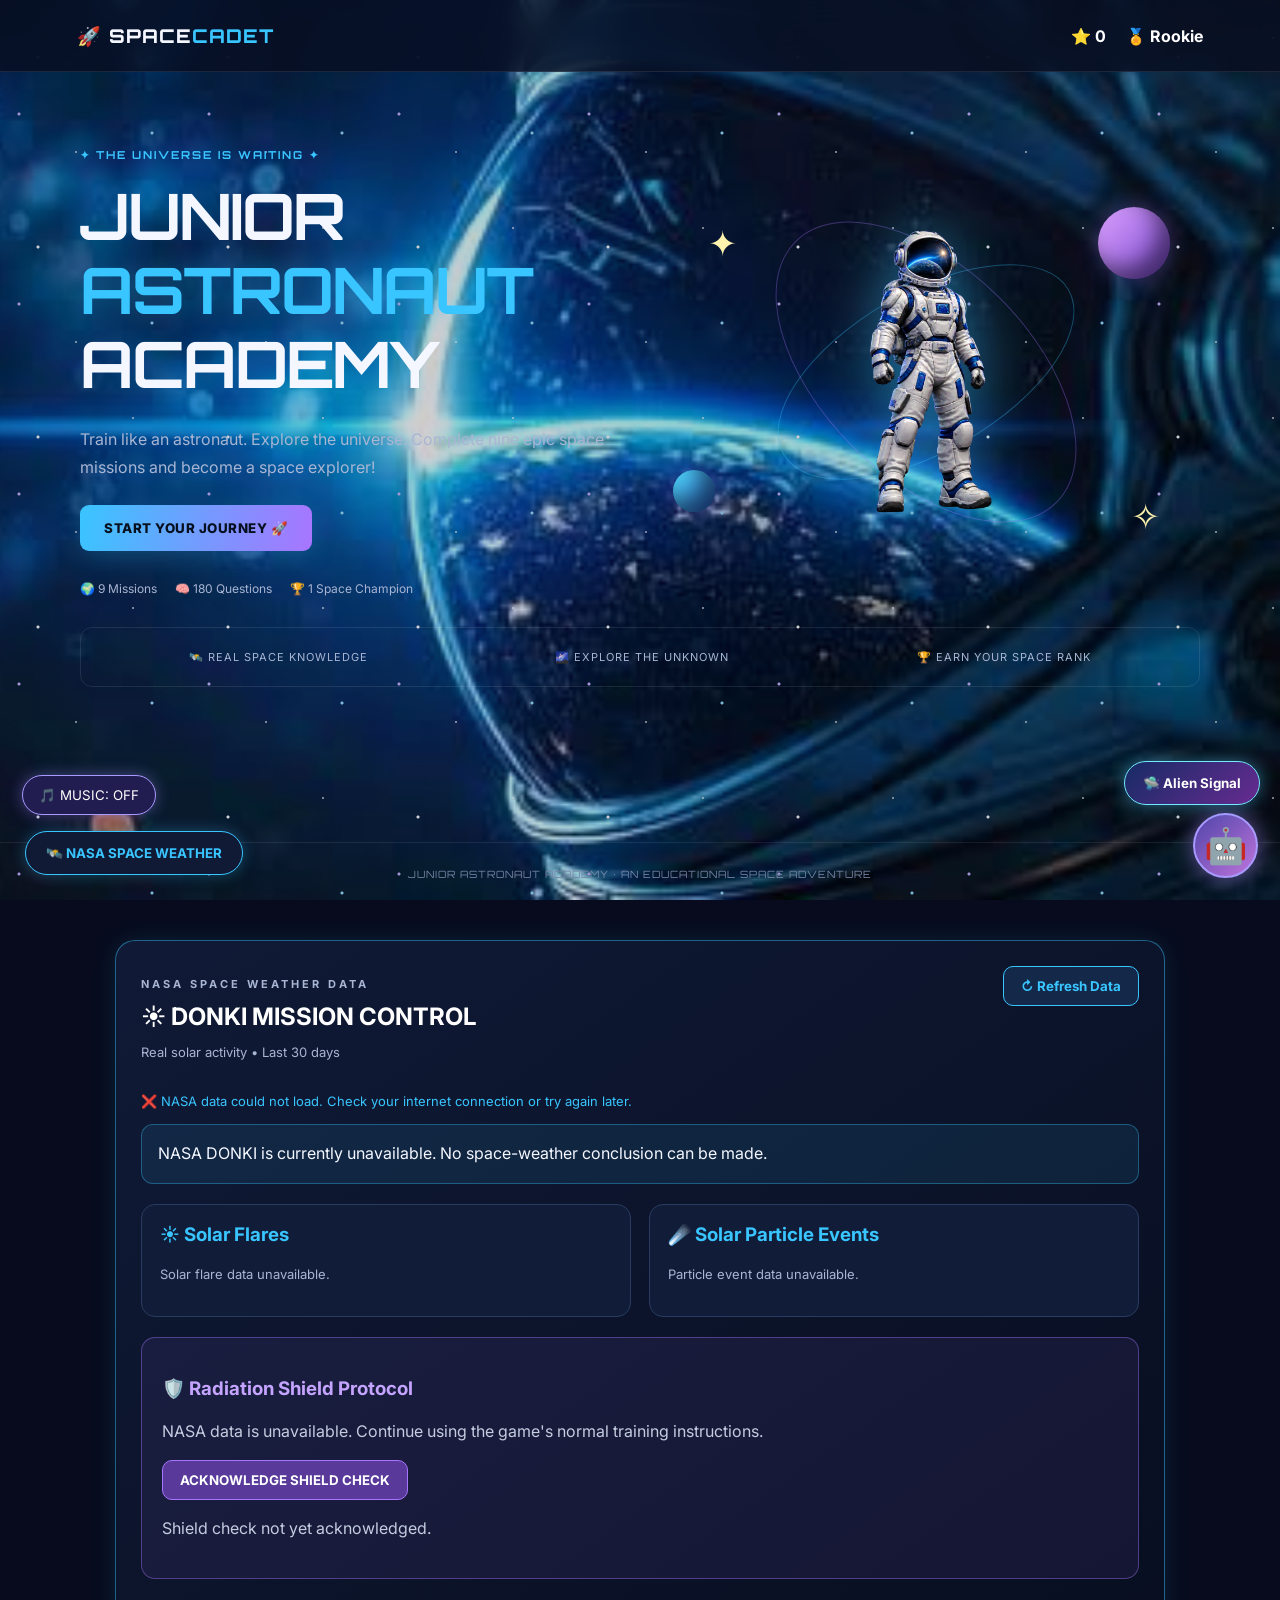
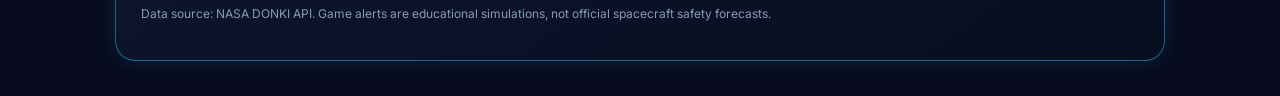
<file: index.html>
<!DOCTYPE html>
<html lang="en">

<head>
    <meta charset="UTF-8">
    <meta name="viewport" content="width=device-width, initial-scale=1.0">
    <title>Junior Astronaut Mission Trainer</title>
    <link rel="stylesheet" href="style.css">
    <link rel="preconnect" href="https://fonts.googleapis.com">
    <link
        href="https://fonts.googleapis.com/css2?family=Orbitron:wght@400;500;600;700;800&family=Inter:wght@400;500;600;700&display=swap"
        rel="stylesheet">
</head>

<body>
    <!-- ASTROQUEST BACKGROUND MUSIC -->
    <audio id="backgroundMusic" loop preload="auto">
        <source src="assets/astroquest-music.mp3" type="audio/mpeg">
    </audio>
    </button>
    <div class="stars"></div>
    <header class="topbar">
        <div class="brand">🚀 SPACE<span>CADET</span></div>
        <div class="top-stats">
            <span>⭐ <b id="headerStars">0</b></span>
            <span>🏅 <b id="headerRank">Rookie</b></span>
        </div>
    </header>

    <main>

        <!-- ===== OPENING STORY PAGE ===== -->
        <section id="openingStory" class="page">
            <div class="opening-story-content">

                <p class="opening-label">✦ A GALAXY AWAITS YOU ✦</p>

                <div class="opening-astronaut">
                    <div style="font-size:110px;">🧑‍🚀</div>
                </div>

                <h1>THE CALL OF THE GALAXY</h1>

                <p class="opening-year">YEAR 2150 • EARTH SPACE STATION</p>

                <div class="opening-story-text">
                    <p>🌍 Earth has received a mysterious signal from an unknown galaxy.</p>

                    <p>🛰️ You have been selected as a Junior Astronaut to investigate it.</p>

                    <p>🌌 Explore mysterious planets, solve challenges and discover the secrets of the universe.</p>

                    <h3>Your journey begins now, Astronaut!</h3>
                </div>

                <button id="openingNextButton">
                    NEXT ➜
                </button>

            </div>
        </section>
        <!-- ===== END OPENING STORY PAGE ===== -->

        <!-- PAGE 1: WELCOME -->
        <section id="homePage" class="page active">
            <div class="hero">
                <div class="hero-copy">
                    <div class="eyebrow">✦ THE UNIVERSE IS WAITING ✦</div>
                    <h1>JUNIOR<br><span>ASTRONAUT</span><br>ACADEMY</h1>
                    <p>Train like an astronaut. Explore the universe. Complete nine epic space missions and become a
                        space explorer!</p>
                    <button class="primary-btn" onclick="showPage('missionsPage')">START YOUR JOURNEY 🚀</button>
                    <div class="hero-facts">
                        <span>🌍 9 Missions</span>
                        <span>🧠 180 Questions</span>
                        <span>🏆 1 Space Champion</span>
                    </div>
                </div>
                <div class="hero-art">
                    <div class="orbit orbit-one"></div>
                    <div class="orbit orbit-two"></div>
                    <div class="planet planet-one"></div>
                    <div class="planet planet-two"></div>
                    <img src="assets/astronaut.png" alt="ASTROQUEST astronaut" class="astronaut" />
                    <div class="floating-star">✦</div>
                    <div class="floating-star star-two">✧</div>
                </div>
            </div>
            <div class="home-bottom">
                <div>🛰️ REAL SPACE KNOWLEDGE</div>
                <div>🌌 EXPLORE THE UNKNOWN</div>
                <div>🏆 EARN YOUR SPACE RANK</div>
            </div>
        </section>

        <!-- PAGE 2: MISSIONS -->
        <section id="missionsPage" class="page">

            <div id="astroResourcePanel" class="astro-resource-panel">
                <h3>🚀 MISSION RESOURCES</h3>

                <div class="resource-item">
                    <div class="resource-heading">
                        <span>🫁 Life Support</span>
                        <span id="oxygenValue">100%</span>
                    </div>
                    <div class="resource-track">
                        <div id="oxygenBar" class="resource-fill oxygen-fill"></div>
                    </div>
                </div>

                <div class="resource-item">
                    <div class="resource-heading">
                        <span>⚡ Power</span>
                        <span id="powerValue">100%</span>
                    </div>
                    <div class="resource-track">
                        <div id="powerBar" class="resource-fill power-fill"></div>
                    </div>
                </div>

                <div class="resource-item">
                    <div class="resource-heading">
                        <span>🛡️ Radiation Shielding</span>
                        <span id="shieldValue">100%</span>
                    </div>
                    <div class="resource-track">
                        <div id="shieldBar" class="resource-fill shield-fill"></div>
                    </div>
                </div>

                <p id="resourceWarning">All systems operating normally.</p>
            </div>


            <button class="secondary-btn" onclick="openAlienExplorer()">
                👽 EXPLORE ALIEN PLANET
            </button>


            <div class="section-heading">
                <div class="eyebrow">YOUR SPACE ADVENTURE</div>
                <h2>MISSION <span>CONTROL</span></h2>
                <p>Complete a mission with at least 16 correct answers to unlock the next one.</p>
            </div>

            <div class="overall-progress">
                <div class="progress-label">
                    <span>ACADEMY PROGRESS</span>
                    <b id="academyPercent">0%</b>
                </div>
                <div class="progress-track">
                    <div id="academyBar" class="progress-fill"></div>
                </div>
                <p id="academyText">0 of 9 missions completed</p>
            </div>

            <div id="missionGrid" class="mission-grid"></div>

            <button class="secondary-btn" onclick="showPage('reportPage')">
                VIEW PROGRESS REPORT →
            </button>
            <button class="secondary-btn" onclick="showPage('racingPage')">
                🏁 PLAY ROCKET RACING
            </button>
        </section>

        <!-- ===== ROCKET RACING ENTRY BUTTON ===== -->


        <!-- ===== ROCKET RACING GAME ===== -->
        <section id="racingPage" class="page">

            <div class="section-heading">
                <div class="eyebrow">GALAXY SPEED CHALLENGE</div>
                <h2>ROCKET <span>RACING</span></h2>
                <p>Dodge asteroids, collect energy crystals and reach the finish line!</p>
            </div>

            <div id="racing-game">

                <div id="racing-hud">
                    <div>❤️ Lives: <span id="race-lives">3</span></div>
                    <div>💎 Score: <span id="race-score">0</span></div>
                    <div>⏱️ Time: <span id="race-time">0</span>s</div>
                </div>

                <!-- ===== ROCKET GARAGE ===== -->
                <div id="rocket-garage">
                    <h3>🚀 CHOOSE YOUR ROCKET</h3>
                    <p>Select your spacecraft before the race!</p>

                    <div class="rocket-options">

                        <button class="rocket-choice selected" data-rocket="🚀" data-speed="5">
                            🚀 <span>Explorer</span>
                            <small>Balanced speed</small>
                        </button>

                        <button class="rocket-choice" data-rocket="🛸" data-speed="7">
                            🛸 <span>UFO</span>
                            <small>Fast speed</small>
                        </button>

                        <button class="rocket-choice" data-rocket="🛰️" data-speed="4">
                            🛰️ <span>Satellite</span>
                            <small>Steady control</small>
                        </button>

                        <button class="rocket-choice" data-rocket="🌌" data-speed="9">
                            🌌 <span>Galaxy</span>
                            <small>Turbo speed</small>
                        </button>

                    </div>
                </div>
                <!-- ===== END ROCKET GARAGE ===== -->

                <div id="race-arena">
                    <div id="race-player">🚀</div>
                    <div id="race-message">
                        READY, ASTRONAUT?
                        <p>Start your engine!</p>
                        <button id="race-start">START RACE 🚀</button>
                    </div>
                </div>

                <div class="race-controls">
                    <button id="race-left">⬅️ LEFT</button>
                    <button id="race-right">RIGHT ➡️</button>
                </div>

                <p id="race-instructions">
                    Use ← and → arrow keys or the buttons to dodge asteroids!
                    Collect 💎 crystals for bonus points.
                </p>

                <button class="secondary-btn" onclick="showPage('missionsPage')">
                    ← BACK TO MISSIONS
                </button>

            </div>
        </section>
        <!-- ===== END ROCKET RACING ===== -->

        <!-- PAGE 3: QUIZ -->
        <section id="quizPage" class="page">

            <div id="mission-control">
                <h3>🛰️ MISSION CONTROL</h3>

                <div class="control-grid">
                    <div class="control-item">
                        <span>🚀 Spaceship</span>
                        <strong>READY</strong>
                    </div>

                    <div class="control-item">
                        <span>🫧 Oxygen</span>
                        <strong>100%</strong>
                    </div>

                    <div class="control-item">
                        <span>⛽ Fuel</span>
                        <strong>100%</strong>
                    </div>

                    <div class="control-item">
                        <span>🌍 Mission</span>
                        <strong id="control-mission">01</strong>
                    </div>
                </div>

                <!-- ASTROQUEST RESOURCE METERS -->
                <div class="astro-resource-panel">
                    <h4>🚀 ASTRONAUT RESOURCES</h4>

                    <div class="resource-item">
                        <div class="resource-heading">
                            <span>🫁 Life Support</span>
                            <span id="quizOxygenValue">100%</span>
                        </div>
                        <div class="resource-track">
                            <div id="quizOxygenBar" class="resource-fill oxygen-fill"></div>
                        </div>
                    </div>

                    <div class="resource-item">
                        <div class="resource-heading">
                            <span>⚡ Power</span>
                            <span id="quizPowerValue">100%</span>
                        </div>
                        <div class="resource-track">
                            <div id="quizPowerBar" class="resource-fill power-fill"></div>
                        </div>
                    </div>

                    <div class="resource-item">
                        <div class="resource-heading">
                            <span>🛡️ Radiation Shielding</span>
                            <span id="quizShieldValue">100%</span>
                        </div>
                        <div class="resource-track">
                            <div id="quizShieldBar" class="resource-fill shield-fill"></div>
                        </div>
                    </div>

                    <p id="quizResourceWarning">All systems operating normally.</p>
                </div>

                <p>MISSION PROGRESS</p>
                <div class="control-progress">
                    <div id="control-progress-fill"></div>
                </div>
            </div>

            <div class="quiz-top">
                <button class="back-btn" onclick="showPage('missionsPage')">← Missions</button>
                <span id="quizMissionName">Mission</span>
                <span>⭐ <b id="quizScore">0</b></span>
            </div>
            <div class="quiz-progress-info">
                <span id="questionNumber">QUESTION 1 / 20</span>
                <span id="questionPercent">5%</span>
            </div>
            <div class="progress-track">
                <div id="questionBar" class="progress-fill"></div>
            </div>
            <div class="quiz-card">
                <div class="quiz-icon">🪐</div>
                <div class="eyebrow">ASTRONAUT KNOWLEDGE TEST</div>
                <h2 id="questionText">Question appears here</h2>
                <div id="answerOptions" class="answer-options"></div>
                <div id="feedback" class="feedback" aria-live="polite"></div>
                <button id="nextBtn" class="primary-btn next-btn" disabled onclick="nextQuestion()">NEXT QUESTION
                    →</button>
            </div>
            <p class="quiz-note">💡 Read carefully. Every correct answer earns 5 points.</p>

        </section>

        <!-- PAGE 4: SIMULATION -->
        <section id="simulationPage" class="page">
            <div class="section-heading">
                <div class="eyebrow">FLIGHT OPERATIONS</div>
                <h2>MISSION <span>SIMULATOR</span></h2>
                <p>Explore the universe and learn how astronauts complete their missions.</p>
            </div>
            <div class="simulation-scene">
                <div class="sim-planet">🪐</div>
                <div class="sim-rocket">🚀</div>
                <div class="sim-stars">✦　 ·　 ✧　 ·　 ✦</div>
            </div>
            <div class="simulation-card">
                <h3 id="simTitle">Space Explorer</h3>
                <p id="simDescription">Welcome to your space simulation.</p>
                <div class="sim-objectives" id="simObjectives"></div>

                <button class="secondary-btn" onclick="activateSimulationEquipment()">
                    ⚡ ACTIVATE MISSION EQUIPMENT
                </button>
                <p id="equipmentMessage" class="small-note">
                    Mission equipment is currently inactive.
                </p>

                <button class="primary-btn" onclick="completeSimulation()">COMPLETE SIMULATION ✓</button>
                <p class="small-note">Educational mini-briefing. Simulation completion is separate from your quiz score.
                </p>
            </div>
            <button class="secondary-btn" onclick="showPage('missionsPage')">BACK TO MISSIONS</button>
        </section>

        <!-- PAGE 5: RESULTS -->
        <section id="resultsPage" class="page">
            <div class="results-card">
                <div class="trophy">🏆</div>
                <div class="eyebrow">MISSION DEBRIEFING</div>
                <h2 id="resultTitle">MISSION COMPLETE!</h2>
                <p id="resultSubtitle">Your results are ready.</p>
                <div class="result-score">
                    <strong id="resultCorrect">0</strong>
                    <span>/ 20 CORRECT</span>
                </div>
                <div class="result-stats">
                    <div><strong id="resultAccuracy">0%</strong><span>Accuracy</span></div>
                    <div><strong id="resultPoints">0</strong><span>Points</span></div>
                    <div><strong id="resultStars">0</strong><span>Stars</span></div>
                </div>
                <div id="resultMessage" class="result-message"></div>
                <div class="result-actions">
                    <button id="retryBtn" class="secondary-btn" onclick="startMission(currentMission)">RETRY
                        MISSION</button>
                    <button id="continueBtn" class="primary-btn" onclick="showPage('missionsPage')">CONTINUE →</button>
                </div>
            </div>
        </section>

        <!-- PAGE 6: REPORT -->
        <section id="reportPage" class="page">
            <div class="section-heading">
                <div class="eyebrow">YOUR ASTRONAUT RECORD</div>
                <h2>PROGRESS <span>REPORT</span></h2>
                <p>Your journey, achievements and performance in one place.</p>
            </div>
            <div class="report-rank">
                <div class="rank-icon">🧑‍🚀</div>
                <div><span>YOUR CURRENT RANK</span>
                    <h2 id="reportRank">Rookie Astronaut</h2>
                </div>
            </div>
            <div class="report-stats">
                <div class="stat-card"><strong id="reportCompleted">0/9</strong><span>Missions passed</span></div>
                <div class="stat-card"><strong id="reportQuestions">0</strong><span>Questions answered</span></div>
                <div class="stat-card"><strong id="reportAccuracy">0%</strong><span>Overall accuracy</span></div>
                <div class="stat-card"><strong id="reportPoints">0</strong><span>Total points</span></div>
            </div>
            <h3 class="report-subtitle">MISSION PERFORMANCE</h3>
            <div id="reportMissionList" class="report-list"></div>
            <div class="report-actions">
                <button class="secondary-btn" onclick="showPage('missionsPage')">← MISSIONS</button>
                <button class="danger-btn" onclick="resetProgress()">RESET ALL PROGRESS</button>
            </div>
        </section>
    </main>

    <footer>JUNIOR ASTRONAUT ACADEMY · AN EDUCATIONAL SPACE ADVENTURE</footer>


    <!-- ASTROQUEST SPACE EMERGENCY POPUP -->

    <div id="spaceEmergencyPopup" class="space-emergency-overlay">

        <div class="emergency-card">

            <div class="emergency-icon">🚨</div>

            <h2 id="emergencyTitle">SPACE EMERGENCY!</h2>

            <p id="emergencyMessage">
                An emergency has been detected!
            </p>

            <div id="emergencyResourceChanges" class="emergency-resource-changes">
            </div>

            <div id="emergencyChoices">

                <p>⚠️ Mission control has detected a system disturbance.</p>

                <button onclick="handleEmergencyChoice(0)">
                    🛡️ ACTIVATE PROTECTION
                </button>

                <button onclick="handleEmergencyChoice(1)">
                    ⚡ SAVE POWER
                </button>

            </div>

            <button onclick="closeSpaceEmergency()">
                UNDERSTOOD ✓
            </button>

        </div>

    </div>
    <script src="script.js"></script>
    <!-- NASA DONKI SPACE WEATHER PANEL -->
    <section id="nasaDonkiPanel" class="donki-panel">

        <div class="donki-header">
            <div>
                <p class="donki-eyebrow">NASA SPACE WEATHER DATA</p>
                <h2>☀️ DONKI MISSION CONTROL</h2>
                <p class="donki-subtitle">Real solar activity • Last 30 days</p>
            </div>

            <button id="donkiRefreshBtn" type="button">
                ↻ Refresh Data
            </button>
        </div>

        <div id="donkiLoading" class="donki-status">
            Connecting to NASA...
        </div>

        <div id="donkiAlert" class="donki-alert">
            Waiting for space-weather data...
        </div>

        <div class="donki-events-grid">

            <div class="donki-event-box">
                <h3>☀️ Solar Flares</h3>
                <div id="donkiFlareList">
                    Loading solar flare events...
                </div>
            </div>

            <div class="donki-event-box">
                <h3>☄️ Solar Particle Events</h3>
                <div id="donkiSepList">
                    Loading particle events...
                </div>
            </div>

        </div>

        <div class="donki-shield-box">
            <h3>🛡️ Radiation Shield Protocol</h3>

            <p id="donkiShieldMessage">
                Waiting for NASA space-weather information.
            </p>

            <button id="donkiShieldCheck" type="button">
                ACKNOWLEDGE SHIELD CHECK
            </button>

            <p id="donkiShieldStatus">
                Shield check not yet acknowledged.
            </p>
        </div>

        <p class="donki-footer">
            Data source: NASA DONKI API. Game alerts are educational
            simulations, not official spacecraft safety forecasts.
        </p>

    </section>

    <!-- ===================================
     ASTROQUEST NASA DONKI DASHBOARD
==================================== -->

    <button id="donkiOpenButton" class="donki-open-button">
        🛰️ NASA SPACE WEATHER
    </button>

    <section id="donkiDashboard" class="donki-dashboard">

        <div class="donki-header">
            <div>
                <p class="donki-kicker">NASA DATA CONNECTION</p>
                <h1>🌌 SPACE WEATHER CENTER</h1>
                <p>Live space weather intelligence for astronauts</p>
            </div>

            <button id="donkiCloseButton" class="donki-close">✕</button>
        </div>

        <div class="donki-status-row">
            <span id="donkiStatus">🟡 CONNECTING TO NASA...</span>
            <button id="donkiRefreshButton">↻ REFRESH DATA</button>
        </div>

        <div class="donki-stats">
            <div class="donki-stat">
                <span>☀️</span>
                <h2 id="donkiFlareCount">--</h2>
                <p>Solar Flares</p>
            </div>

            <div class="donki-stat">
                <span>🌪️</span>
                <h2 id="donkiCmeCount">--</h2>
                <p>CMEs</p>
            </div>

            <div class="donki-stat">
                <span>🌍</span>
                <h2 id="donkiStormCount">--</h2>
                <p>Geomagnetic Storms</p>
            </div>

            <div class="donki-stat">
                <span>⚡</span>
                <h2 id="donkiSepCount">--</h2>
                <p>Particle Events</p>
            </div>
        </div>

        <h2 class="donki-section-title">📡 RECENT NASA SPACE WEATHER EVENTS</h2>

        <div id="donkiEvents" class="donki-events">
            <p>Connecting to NASA data...</p>
        </div>

        <h2 class="donki-section-title">🚨 NASA NOTIFICATIONS</h2>

        <div id="donkiNotifications" class="donki-events">
            <p>Loading notifications...</p>
        </div>

        <p class="donki-footer">
            Data source: NASA Community Coordinated Modeling Center (DONKI).
            Space weather information is preliminary research data, not an operational safety warning.
        </p>

    </section>

</body>

</html>
</file>
<file: style.css>
:root {
    --bg: #070b1d;
    --panel: #111a35;
    --panel-light: #172443;
    --blue: #39c5ff;
    --purple: #a875ff;
    --text: #f4f7ff;
    --muted: #a8b5d3;
    --green: #39e6a0;
    --red: #ff6d83;
}

* {
    box-sizing: border-box;
}

body {
    margin: 0;
    min-height: 100vh;
    background:
        radial-gradient(ellipse at 75% 15%, #20265a 0%, transparent 35%),
        radial-gradient(ellipse at 15% 80%, #17244c 0%, transparent 40%),
        var(--bg);
    color: var(--text);
    font-family: Inter, sans-serif;
    overflow-x: hidden;
}

button {
    font-family: inherit;
    cursor: pointer;
}

.stars {
    position: fixed;
    inset: 0;
    z-index: -1;
    pointer-events: none;
    background-image:
        radial-gradient(2px 2px at 20% 30%, white 50%, transparent),
        radial-gradient(1px 1px at 70% 20%, white 50%, transparent),
        radial-gradient(2px 2px at 80% 70%, #9ddfff 50%, transparent),
        radial-gradient(1px 1px at 40% 80%, white 50%, transparent),
        radial-gradient(2px 2px at 10% 60%, #c8b5ff 50%, transparent);
    background-size: 190px 190px;
    opacity: .55;
}

.topbar {
    height: 72px;
    padding: 0 6%;
    display: flex;
    align-items: center;
    justify-content: space-between;
    border-bottom: 1px solid #ffffff17;
    background: #080d20c9;
    backdrop-filter: blur(15px);
    position: sticky;
    top: 0;
    z-index: 10;
}

.brand {
    font-family: Orbitron, sans-serif;
    font-weight: 800;
    letter-spacing: 1px;
    font-size: 19px;
}

.brand span {
    color: var(--blue);
}

.top-stats {
    display: flex;
    gap: 20px;
    color: var(--muted);
}

.top-stats b {
    color: white;
}

main {
    width: min(1120px, 90%);
    margin: auto;
    min-height: calc(100vh - 130px);
    padding: 45px 0 65px;
}

.page {
    display: none;
    animation: appear .45s ease;
}

.page.active {
    display: block;
}

@keyframes appear {
    from {
        opacity: 0;
        transform: translateY(12px);
    }

    to {
        opacity: 1;
        transform: translateY(0);
    }
}

.hero {
    min-height: 510px;
    display: grid;
    grid-template-columns: 1fr 1fr;
    align-items: center;
    gap: 25px;
}

.eyebrow {
    color: var(--blue);
    font-family: Orbitron, sans-serif;
    font-size: 11px;
    font-weight: 700;
    letter-spacing: 2px;
    margin-bottom: 17px;
}

.hero h1 {
    font-family: Orbitron, sans-serif;
    font-size: clamp(35px, 5vw, 65px);
    line-height: 1.16;
    letter-spacing: -2px;
    margin: 0;
}

.hero h1 span,
.section-heading h2 span {
    color: var(--blue);
    text-shadow: 0 0 25px #39c5ff55;
}

.hero-copy>p,
.section-heading>p {
    color: var(--muted);
    line-height: 1.8;
    max-width: 530px;
    margin: 23px 0;
}

.primary-btn,
.secondary-btn,
.danger-btn {
    border: 0;
    padding: 15px 24px;
    border-radius: 9px;
    font-weight: 800;
    letter-spacing: .5px;
    transition: .25s;
}

.primary-btn {
    color: #06101f;
    background: linear-gradient(100deg, #39c5ff, #a875ff);
    box-shadow: 0 5px 25px #39c5ff36;
}

.primary-btn:hover:not(:disabled) {
    transform: translateY(-3px);
    box-shadow: 0 8px 30px #39c5ff66;
}

.primary-btn:disabled {
    opacity: .4;
    cursor: not-allowed;
}

.secondary-btn {
    color: var(--blue);
    background: #39c5ff13;
    border: 1px solid #39c5ff55;
}

.secondary-btn:hover {
    background: #39c5ff2b;
}

.danger-btn {
    color: var(--red);
    background: #ff6d8316;
    border: 1px solid #ff6d8355;
    font-size: 12px;
}

.hero-facts {
    display: flex;
    flex-wrap: wrap;
    gap: 18px;
    color: var(--muted);
    font-size: 12px;
    margin-top: 30px;
}

.hero-art {
    position: relative;
    height: 410px;
    display: grid;
    place-items: center;
}

.astronaut {
    font-size: clamp(120px, 18vw, 205px);
    filter: drop-shadow(0 0 30px #39c5ff66);
    animation: float 4s ease-in-out infinite;
    z-index: 2;
}

@keyframes float {
    50% {
        transform: translateY(-20px) rotate(4deg);
    }
}

.orbit {
    position: absolute;
    width: 330px;
    height: 160px;
    border: 1px solid #39c5ff55;
    border-radius: 50%;
    transform: rotate(-30deg);
}

.orbit-two {
    width: 370px;
    height: 210px;
    border-color: #a875ff55;
    transform: rotate(45deg);
}

.planet {
    position: absolute;
    border-radius: 50%;
    box-shadow: inset -12px -12px 20px #0007, 0 0 25px #a875ff55;
}

.planet-one {
    background: linear-gradient(130deg, #dca2ff, #7544cc);
    height: 72px;
    width: 72px;
    top: 40px;
    right: 30px;
}

.planet-two {
    background: linear-gradient(130deg, #52dfff, #2251b8);
    height: 42px;
    width: 42px;
    bottom: 65px;
    left: 20px;
}

.floating-star {
    position: absolute;
    color: #fff4ae;
    font-size: 35px;
    top: 55px;
    left: 55px;
}

.star-two {
    top: auto;
    left: auto;
    right: 40px;
    bottom: 40px;
}

.home-bottom {
    display: flex;
    justify-content: space-around;
    flex-wrap: wrap;
    gap: 15px;
    border: 1px solid #ffffff18;
    border-radius: 12px;
    padding: 22px;
    color: var(--muted);
    font-size: 11px;
    letter-spacing: 1px;
}

.section-heading {
    text-align: center;
    margin-bottom: 35px;
}

.section-heading h2 {
    font-family: Orbitron, sans-serif;
    font-size: clamp(25px, 4vw, 39px);
    margin: 0;
}

.section-heading>p {
    margin: 12px auto;
}

.overall-progress,
.simulation-card {
    background: #111a35d9;
    border: 1px solid #ffffff19;
    border-radius: 14px;
    padding: 22px;
    margin-bottom: 30px;
}

.progress-label,
.quiz-progress-info {
    display: flex;
    justify-content: space-between;
    font-size: 12px;
    font-weight: 700;
    margin-bottom: 12px;
}

.progress-label span {
    color: var(--muted);
}

.progress-track {
    height: 8px;
    border-radius: 20px;
    overflow: hidden;
    background: #ffffff17;
}

.progress-fill {
    height: 100%;
    width: 0;
    background: linear-gradient(90deg, var(--blue), var(--purple));
    border-radius: 20px;
    transition: width .5s;
}

.overall-progress p,
.quiz-note {
    color: var(--muted);
    font-size: 12px;
}

.mission-grid {
    display: grid;
    grid-template-columns: repeat(3, 1fr);
    gap: 17px;
    margin-bottom: 30px;
}

.mission-card {
    position: relative;
    background: linear-gradient(145deg, #172443, #0d142b);
    border: 1px solid #ffffff1e;
    border-radius: 14px;
    padding: 20px;
    min-height: 215px;
    transition: .25s;
    overflow: hidden;
}

.mission-card.unlocked {
    cursor: pointer;
}

.mission-card.unlocked:hover {
    transform: translateY(-5px);
    border-color: var(--blue);
    box-shadow: 0 8px 30px #39c5ff20;
}

.mission-card.locked {
    opacity: .48;
}

.mission-card.passed {
    border-color: #39e6a066;
}

.mission-number {
    color: var(--blue);
    font: 700 11px Orbitron;
}

.mission-icon {
    font-size: 38px;
    margin: 13px 0;
}

.mission-card h3 {
    font-size: 15px;
    margin: 5px 0;
}

.mission-card p {
    color: var(--muted);
    font-size: 11px;
    line-height: 1.5;
}

.mission-status {
    font-size: 10px;
    font-weight: 800;
    color: var(--green);
}

.mission-card.locked .mission-status {
    color: #a8b5d3;
}

.card-progress {
    height: 5px;
    background: #ffffff19;
    border-radius: 10px;
    margin: 12px 0;
    overflow: hidden;
}

.card-progress div {
    height: 100%;
    background: var(--green);
}

.quiz-top {
    display: flex;
    align-items: center;
    justify-content: space-between;
    gap: 10px;
    margin-bottom: 35px;
    font-size: 13px;
    font-weight: 700;
}

.back-btn {
    color: var(--blue);
    background: none;
    border: 0;
    font-weight: 700;
}

.quiz-progress-info {
    color: var(--muted);
    margin: 15px 0;
}

.quiz-card {
    max-width: 760px;
    margin: 30px auto;
    padding: 35px;
    border-radius: 18px;
    background: linear-gradient(145deg, #172443, #0c142c);
    border: 1px solid #39c5ff35;
    box-shadow: 0 15px 55px #0005;
}

.quiz-icon {
    font-size: 40px;
    margin-bottom: 20px;
}

.quiz-card h2 {
    font-size: clamp(19px, 3vw, 27px);
    line-height: 1.5;
    margin-bottom: 25px;
}

.answer-options {
    display: grid;
    gap: 12px;
}

.answer-btn {
    text-align: left;
    padding: 15px 17px;
    border: 1px solid #ffffff27;
    background: #ffffff09;
    color: white;
    border-radius: 9px;
    font-size: 14px;
    transition: .2s;
}

.answer-btn:hover:not(:disabled) {
    border-color: var(--blue);
    background: #39c5ff14;
}

.answer-btn.correct {
    background: #39e6a022;
    border-color: var(--green);
}

.answer-btn.wrong {
    background: #ff6d8322;
    border-color: var(--red);
}

.feedback {
    min-height: 30px;
    margin: 18px 0 5px;
    font-size: 13px;
    font-weight: 600;
}

.feedback.good {
    color: var(--green);
}

.feedback.bad {
    color: var(--red);
}

.next-btn {
    width: 100%;
    margin-top: 15px;
}

.quiz-note {
    text-align: center;
}

.simulation-scene {
    position: relative;
    min-height: 260px;
    border-radius: 18px;
    border: 1px solid #39c5ff40;
    background: radial-gradient(circle at 50% 50%, #263b75, #090e25 70%);
    display: grid;
    place-items: center;
    overflow: hidden;
}

.sim-planet {
    position: absolute;
    right: 15%;
    top: 20%;
    font-size: 80px;
}

.sim-rocket {
    font-size: 95px;
    animation: float 3s infinite;
}

.sim-stars {
    position: absolute;
    top: 20px;
    left: 10%;
    color: #fff2a4;
    font-size: 20px;
}

.simulation-card {
    margin-top: 20px;
}

.simulation-card h3 {
    font-family: Orbitron;
}

.simulation-card p {
    color: var(--muted);
    line-height: 1.7;
    font-size: 14px;
}

.sim-objectives {
    margin: 20px 0;
    display: grid;
    gap: 10px;
    color: var(--green);
    font-size: 13px;
}

.small-note {
    font-size: 10px !important;
}

.results-card {
    max-width: 680px;
    margin: 30px auto;
    padding: 40px;
    text-align: center;
    background: linear-gradient(145deg, #18264a, #10172e);
    border: 1px solid #a875ff55;
    border-radius: 20px;
}

.trophy {
    font-size: 80px;
    margin-bottom: 15px;
}

.results-card h2 {
    font-family: Orbitron;
}

.result-score {
    margin: 25px 0;
    display: flex;
    align-items: baseline;
    justify-content: center;
    gap: 10px;
}

.result-score strong {
    font-size: 70px;
    color: var(--blue);
    font-family: Orbitron;
}

.result-score span {
    color: var(--muted);
    font-size: 13px;
}

.result-stats {
    display: grid;
    grid-template-columns: repeat(3, 1fr);
    gap: 12px;
}

.result-stats div,
.stat-card {
    background: #ffffff09;
    border: 1px solid #ffffff17;
    border-radius: 10px;
    padding: 18px 8px;
}

.result-stats strong,
.stat-card strong {
    display: block;
    font-size: 23px;
    color: var(--blue);
}

.result-stats span,
.stat-card span {
    display: block;
    font-size: 11px;
    color: var(--muted);
    margin-top: 8px;
}

.result-message {
    padding: 20px 0;
    color: var(--muted);
    line-height: 1.7;
}

.result-actions {
    display: flex;
    flex-wrap: wrap;
    justify-content: center;
    gap: 12px;
}

.report-rank {
    display: flex;
    align-items: center;
    gap: 20px;
    padding: 24px;
    border: 1px solid #a875ff55;
    border-radius: 14px;
    background: #a875ff12;
}

.rank-icon {
    font-size: 60px;
}

.report-rank span {
    color: var(--muted);
    font-size: 11px;
}

.report-rank h2 {
    font-family: Orbitron;
    margin-bottom: 0;
}

.report-stats {
    display: grid;
    grid-template-columns: repeat(4, 1fr);
    gap: 12px;
    margin: 20px 0 35px;
}

.stat-card {
    text-align: center;
}

.report-subtitle {
    font: 700 15px Orbitron;
    margin-bottom: 20px;
}

.report-list {
    display: grid;
    gap: 12px;
}

.report-row {
    display: grid;
    grid-template-columns: 1fr auto;
    gap: 10px;
    align-items: center;
    background: #ffffff08;
    border: 1px solid #ffffff18;
    border-radius: 10px;
    padding: 16px;
}

.report-row small {
    display: block;
    color: var(--muted);
    margin-top: 6px;
}

.report-row b {
    color: var(--blue);
}

.report-actions {
    display: flex;
    justify-content: space-between;
    flex-wrap: wrap;
    gap: 12px;
    margin-top: 30px;
}

footer {
    text-align: center;
    color: #7685a7;
    font: 10px Orbitron;
    letter-spacing: 1px;
    padding: 25px 10px;
    border-top: 1px solid #ffffff15;
}

@media(max-width: 750px) {
    main {
        width: 92%;
        padding-top: 28px;
    }

    .hero {
        grid-template-columns: 1fr;
        text-align: center;
    }

    .hero-copy>p {
        margin-left: auto;
        margin-right: auto;
    }

    .hero-facts {
        justify-content: center;
    }

    .hero-art {
        height: 300px;
    }

    .orbit {
        width: 260px;
    }

    .mission-grid {
        grid-template-columns: repeat(2, 1fr);
    }

    .report-stats {
        grid-template-columns: repeat(2, 1fr);
    }

    .quiz-card {
        padding: 23px;
    }
}

@media(max-width: 450px) {
    .brand {
        font-size: 14px;
    }

    .top-stats {
        gap: 9px;
        font-size: 11px;
    }

    .mission-grid {
        grid-template-columns: 1fr;
    }

    .mission-card {
        min-height: 185px;
    }

    .home-bottom {
        flex-direction: column;
        align-items: center;
    }

    .results-card {
        padding: 24px 15px;
    }

    .result-score strong {
        font-size: 55px;
    }

    .result-actions {
        flex-direction: column;
    }

    .result-actions button {
        width: 100%;
    }

    .report-row {
        grid-template-columns: 1fr;
    }
}

/* CUTE STORY SCENE */
.story-overlay {
    position: fixed;
    inset: 0;
    z-index: 9999;
    display: flex;
    justify-content: center;
    align-items: center;
    padding: 20px;
    background: rgba(3, 7, 25, 0.88);
    backdrop-filter: blur(8px);
}

.story-card {
    position: relative;
    width: min(520px, 100%);
    padding: 28px;
    text-align: center;
    border: 2px solid #8b7cff;
    border-radius: 24px;
    background: linear-gradient(145deg, #171b48, #30205c);
    color: white;
    box-shadow: 0 0 35px #7565ff66;
    animation: storyPop 0.55s ease both;
    overflow: hidden;
}

.story-stars {
    font-size: 20px;
    letter-spacing: 12px;
    animation: twinkle 1.5s infinite alternate;
}

.story-characters {
    display: flex;
    justify-content: center;
    align-items: center;
    gap: 22px;
    margin: 18px 0;
}

.story-astronaut {
    font-size: 65px;
    animation: floatAstronaut 2s ease-in-out infinite;
}

.story-robot {
    font-size: 58px;
    animation: robotBounce 1.2s ease-in-out infinite;
}

.story-card h2 {
    color: #ffe58a;
    margin-bottom: 12px;
}

.story-card p {
    line-height: 1.7;
    color: #e4e5ff;
}

.story-continue {
    margin-top: 20px;
    padding: 12px 25px;
    border: none;
    border-radius: 30px;
    background: linear-gradient(90deg, #8d7cff, #ed82dc);
    color: white;
    font-weight: bold;
    cursor: pointer;
}

.story-continue:hover {
    transform: scale(1.06);
}

@keyframes storyPop {
    from {
        opacity: 0;
        transform: scale(0.8);
    }

    to {
        opacity: 1;
        transform: scale(1);
    }
}

@keyframes floatAstronaut {

    0%,
    100% {
        transform: translateY(0) rotate(-5deg);
    }

    50% {
        transform: translateY(-13px) rotate(5deg);
    }
}

@keyframes robotBounce {

    0%,
    100% {
        transform: translateY(0);
    }

    50% {
        transform: translateY(-9px);
    }
}

@keyframes twinkle {
    from {
        opacity: 0.45;
    }

    to {
        opacity: 1;
    }
}

.story-message {
    min-height: 65px;
    line-height: 1.8;
    color: #e4e5ff;
}

.story-message::after {
    content: "▍";
    color: #ffe58a;
    animation: blinkCursor 0.7s infinite;
}

@keyframes blinkCursor {
    50% {
        opacity: 0;
    }
}

.story-characters {
    display: flex !important;
    justify-content: center;
    align-items: center;
    gap: 25px;
    min-height: 100px;
}

.story-robot {
    display: block !important;
    visibility: visible !important;
    opacity: 1 !important;
    font-size: 65px;
    animation: robotBounce 1.2s infinite;
}


/* ===== REALISTIC MISSION WORLDS ===== */

body {
    background-attachment: fixed;
    background-size: cover;
    background-position: center;
    background-repeat: no-repeat;
    transition: background 1s ease;
}

/* 1. EARTH ORBIT */
body.mission-bg-1 {
    background-image:
        radial-gradient(ellipse at 75% 25%, #287bb5 0%, transparent 30%),
        linear-gradient(145deg, #020817, #06345a, #010817);
}

/* 2. MOON LANDING */
body.mission-bg-2 {
    background-image:
        radial-gradient(ellipse at 70% 85%, #777b88 0%, transparent 38%),
        linear-gradient(160deg, #02030b, #111827, #252b38);
}

/* 3. MARS EXPLORATION */
body.mission-bg-3 {
    background-image:
        radial-gradient(ellipse at 50% 100%, #bd5931 0%, transparent 45%),
        linear-gradient(150deg, #130a12, #57251e, #17101c);
}

/* 4. ASTEROID BELT */
body.mission-bg-4 {
    background-image:
        radial-gradient(ellipse at 50% 50%, #34304c 0%, transparent 45%),
        linear-gradient(140deg, #03030c, #17152b, #050817);
}

/* 5. SPACE STATION */
body.mission-bg-5 {
    background-image:
        radial-gradient(ellipse at 80% 80%, #176b8c 0%, transparent 35%),
        linear-gradient(145deg, #020b1b, #06354a, #020817);
}

/* 6. GALAXY EXPLORER */
body.mission-bg-6 {
    background-image:
        radial-gradient(ellipse at 65% 35%, #8545a9 0%, transparent 35%),
        radial-gradient(ellipse at 25% 75%, #244f9b 0%, transparent 40%),
        linear-gradient(140deg, #08051b, #211044, #05091c);
}

/* 7. SOLAR SYSTEM */
body.mission-bg-7 {
    background-image:
        radial-gradient(ellipse at 50% 45%, #9c642b 0%, transparent 30%),
        linear-gradient(140deg, #080b20, #192b4b, #070817);
}

/* 8. SATURN EXPEDITION */
body.mission-bg-8 {
    background-image:
        radial-gradient(ellipse at 70% 40%, #b58a4c 0%, transparent 32%),
        linear-gradient(140deg, #090b1a, #353047, #090b18);
}

/* 9. DEEP SPACE */
body.mission-bg-9 {
    background-image:
        radial-gradient(ellipse at 50% 50%, #39206b 0%, transparent 35%),
        linear-gradient(140deg, #01030b, #090d27, #02030b);
}

/* Floating star particles */
body[class*="mission-bg-"]::before {
    content: "";
    position: fixed;
    inset: 0;
    pointer-events: none;
    z-index: 0;
    opacity: 0.7;
    background-image:
        radial-gradient(2px 2px at 15% 20%, white 50%, transparent 100%),
        radial-gradient(2px 2px at 70% 30%, white 50%, transparent 100%),
        radial-gradient(1px 1px at 45% 65%, white 50%, transparent 100%),
        radial-gradient(2px 2px at 85% 80%, white 50%, transparent 100%);
    background-size: 250px 250px;
    animation: starFloat 35s linear infinite;
}

@keyframes starFloat {
    from {
        background-position: 0 0;
    }

    to {
        background-position: 250px 250px;
    }
}

@keyframes spaceDrift {
    from {
        background-position: 0% 0%;
    }

    to {
        background-position: 100% 100%;
    }
}

/* Floating star effect */
body[class*="mission-bg-"]::before {
    content: "";
    position: fixed;
    inset: 0;
    pointer-events: none;
    z-index: 0;
    opacity: 0.55;
    background-image:
        radial-gradient(2px 2px at 20% 30%, white 50%, transparent 100%),
        radial-gradient(2px 2px at 70% 60%, white 50%, transparent 100%),
        radial-gradient(1px 1px at 40% 80%, white 50%, transparent 100%),
        radial-gradient(2px 2px at 85% 15%, white 50%, transparent 100%);
    background-size: 250px 250px;
    animation: starFloat 35s linear infinite;
}

@keyframes starFloat {
    from {
        background-position: 0 0;
    }

    to {
        background-position: 250px 250px;
    }
}

/* CUTE SPACE DECORATIONS */
.space-decoration {
    position: fixed;
    pointer-events: none;
    z-index: 0;
    user-select: none;
    opacity: 0.85;
}

.space-planet {
    top: 15%;
    right: 7%;
    font-size: 55px;
    animation: planetFloat 6s ease-in-out infinite;
}

.space-moon {
    bottom: 12%;
    left: 5%;
    font-size: 42px;
    animation: moonFloat 7s ease-in-out infinite;
}

.space-star {
    top: 25%;
    left: 12%;
    font-size: 25px;
    animation: cuteTwinkle 2s ease-in-out infinite;
}

.space-sparkle {
    bottom: 25%;
    right: 15%;
    font-size: 28px;
    animation: cuteTwinkle 1.5s ease-in-out infinite;
}

@keyframes planetFloat {

    0%,
    100% {
        transform: translateY(0) rotate(-8deg);
    }

    50% {
        transform: translateY(-18px) rotate(8deg);
    }
}

@keyframes moonFloat {

    0%,
    100% {
        transform: translateY(0);
    }

    50% {
        transform: translateY(14px);
    }
}

@keyframes cuteTwinkle {

    0%,
    100% {
        opacity: 0.35;
        transform: scale(0.8);
    }

    50% {
        opacity: 1;
        transform: scale(1.2);
    }
}

/* Keep quiz content above decorations */
.quiz-container,
.quiz-box,
.question-card,
.content-section {
    position: relative;
    z-index: 1;
}

/* CUTE SPACE DECORATIONS */
.space-decoration {
    position: fixed;
    pointer-events: none;
    z-index: 0;
    user-select: none;
    opacity: 0.85;
}

.space-planet {
    top: 15%;
    right: 7%;
    font-size: 55px;
    animation: planetFloat 6s ease-in-out infinite;
}

.space-moon {
    bottom: 12%;
    left: 5%;
    font-size: 42px;
    animation: moonFloat 7s ease-in-out infinite;
}

.space-star {
    top: 25%;
    left: 12%;
    font-size: 25px;
    animation: cuteTwinkle 2s ease-in-out infinite;
}

.space-sparkle {
    bottom: 25%;
    right: 15%;
    font-size: 28px;
    animation: cuteTwinkle 1.5s ease-in-out infinite;
}

@keyframes planetFloat {

    0%,
    100% {
        transform: translateY(0) rotate(-8deg);
    }

    50% {
        transform: translateY(-18px) rotate(8deg);
    }
}

@keyframes moonFloat {

    0%,
    100% {
        transform: translateY(0);
    }

    50% {
        transform: translateY(14px);
    }
}

@keyframes cuteTwinkle {

    0%,
    100% {
        opacity: 0.35;
        transform: scale(0.8);
    }

    50% {
        opacity: 1;
        transform: scale(1.2);
    }
}

/* Keep quiz content above decorations */
.quiz-container,
.quiz-box,
.question-card,
.content-section {
    position: relative;
    z-index: 1;
}

/* ===== MISSION ENVIRONMENT EFFECTS ===== */

body[class*="mission-bg-"]::after {
    content: "";
    position: fixed;
    inset: 0;
    pointer-events: none;
    z-index: 0;
    opacity: 0.45;
}

/* 1. EARTH ORBIT - glowing atmosphere */
body.mission-bg-1::after {
    background:
        radial-gradient(ellipse at 80% 75%,
            rgba(52, 180, 255, 0.25), transparent 40%);
    animation: earthGlow 5s ease-in-out infinite alternate;
}

/* 2. MOON - floating lunar dust */
body.mission-bg-2::after {
    background-image:
        radial-gradient(2px 2px at 20% 30%, #fff 50%, transparent 100%),
        radial-gradient(2px 2px at 65% 70%, #ddd 50%, transparent 100%),
        radial-gradient(1px 1px at 85% 20%, #fff 50%, transparent 100%);
    background-size: 180px 180px;
    animation: moonDust 18s linear infinite;
}

/* 3. MARS - drifting red dust */
body.mission-bg-3::after {
    background-image:
        radial-gradient(ellipse, rgba(255, 145, 90, 0.22), transparent 65%);
    background-size: 250% 250%;
    animation: marsDust 12s ease-in-out infinite alternate;
}

/* 4. ASTEROID BELT - drifting rocky shapes */
body.mission-bg-4::after {
    background-image:
        radial-gradient(circle at 20% 30%, #8b8792 0 3px, transparent 5px),
        radial-gradient(circle at 65% 70%, #77717e 0 5px, transparent 8px),
        radial-gradient(circle at 85% 20%, #aaa1a0 0 2px, transparent 5px);
    background-size: 260px 230px;
    animation: asteroidDrift 25s linear infinite;
}

/* 5. SPACE STATION - blue light glow */
body.mission-bg-5::after {
    background:
        radial-gradient(ellipse at 30% 60%,
            rgba(49, 205, 255, 0.2), transparent 45%);
    animation: earthGlow 6s ease-in-out infinite alternate;
}

/* 6. GALAXY - purple nebula */
body.mission-bg-6::after {
    background:
        radial-gradient(ellipse at 70% 40%,
            rgba(190, 90, 255, 0.25), transparent 45%);
    animation: galaxyGlow 9s ease-in-out infinite alternate;
}

/* 7. SOLAR SYSTEM - warm sunlight */
body.mission-bg-7::after {
    background:
        radial-gradient(circle at 50% 45%,
            rgba(255, 190, 90, 0.2), transparent 35%);
    animation: earthGlow 7s ease-in-out infinite alternate;
}

/* 8. SATURN - golden ring-like glow */
body.mission-bg-8::after {
    background:
        radial-gradient(ellipse at 70% 45%,
            rgba(255, 205, 125, 0.24), transparent 35%);
    animation: galaxyGlow 8s ease-in-out infinite alternate;
}

/* 9. DEEP SPACE - mysterious cosmic glow */
body.mission-bg-9::after {
    background:
        radial-gradient(ellipse at 50% 50%,
            rgba(130, 80, 255, 0.2), transparent 45%);
    animation: galaxyGlow 10s ease-in-out infinite alternate;
}

/* Animations */
@keyframes earthGlow {
    from {
        opacity: 0.2;
    }

    to {
        opacity: 0.8;
    }
}

@keyframes moonDust {
    from {
        background-position: 0 0;
    }

    to {
        background-position: 180px -180px;
    }
}

@keyframes marsDust {
    from {
        background-position: 0% 0%;
    }

    to {
        background-position: 100% 100%;
    }
}

@keyframes asteroidDrift {
    from {
        background-position: 0 0;
    }

    to {
        background-position: 260px 230px;
    }
}

@keyframes galaxyGlow {
    from {
        opacity: 0.2;
        transform: scale(1);
    }

    to {
        opacity: 0.8;
        transform: scale(1.08);
    }
}

/* MISSION SPECIAL OBJECT */
.mission-special-object {
    position: fixed;
    right: 7%;
    bottom: 12%;
    font-size: clamp(45px, 7vw, 85px);
    z-index: 0;
    pointer-events: none;
    user-select: none;
    animation: missionObjectFloat 4s ease-in-out infinite;
    filter: drop-shadow(0 0 15px rgba(150, 200, 255, 0.45));
}

@keyframes missionObjectFloat {

    0%,
    100% {
        transform: translateY(0) rotate(-5deg);
    }

    50% {
        transform: translateY(-22px) rotate(5deg);
    }
}

/* Keep the quiz above the decoration */
#quizMissionName,
#quizScore,
#questionNumber,
#questionPercent,
#questionBar,
#questionText,
#answerOptions,
#feedback,
#nextBtn {
    position: relative;
    z-index: 2;
}

/* ===== LIVING GALAXY EFFECT ===== */

#galaxy-effects {
    position: fixed;
    inset: 0;
    overflow: hidden;
    pointer-events: none;
    z-index: 0;
}

.galaxy-star {
    position: absolute;
    left: var(--star-x);
    top: var(--star-y);
    color: #ffffff;
    font-size: var(--star-size);
    opacity: 0.3;
    animation: galaxyTwinkle var(--star-speed) ease-in-out infinite alternate;
    animation-delay: var(--star-delay);
}

@keyframes galaxyTwinkle {
    from {
        opacity: 0.15;
        transform: scale(0.7);
    }

    to {
        opacity: 0.95;
        transform: scale(1.3);
    }
}

/* ===== ASTRO COMPANION ===== */

#astro-buddy {
    position: fixed;
    right: 22px;
    bottom: 22px;
    z-index: 100;
    border: 2px solid #a99aff;
    border-radius: 50%;
    width: 65px;
    height: 65px;
    background: linear-gradient(135deg, #5144a8, #bd75dc);
    font-size: 35px;
    cursor: pointer;
    box-shadow: 0 0 22px #a68bff99;
    animation: astroFloat 2s ease-in-out infinite;
}

#astro-buddy:hover {
    transform: scale(1.12);
}

#astro-message {
    position: fixed;
    right: 98px;
    bottom: 32px;
    z-index: 100;
    max-width: 230px;
    padding: 13px 17px;
    border: 1px solid #a99aff;
    border-radius: 17px;
    background: #211d50;
    color: white;
    font-size: 13px;
    line-height: 1.5;
    box-shadow: 0 0 18px #a68bff66;
    display: none;
}

#astro-message.visible {
    display: block;
    animation: storyPop 0.3s ease;
}

@keyframes astroFloat {

    0%,
    100% {
        transform: translateY(0);
    }

    50% {
        transform: translateY(-9px);
    }
}

/* ===== SPACE POWER-UPS ===== */

.space-collectibles {
    position: fixed;
    inset: 0;
    z-index: 2;
    pointer-events: none;
    overflow: hidden;
}

.cosmic-crystal {
    position: absolute;
    font-size: 27px;
    animation: crystalFloat 3s ease-in-out infinite;
    filter: drop-shadow(0 0 10px #9c8bff);
}

@keyframes crystalFloat {

    0%,
    100% {
        transform: translateY(0) rotate(-12deg);
    }

    50% {
        transform: translateY(-18px) rotate(12deg);
    }
}

.celebration-particle {
    position: fixed;
    z-index: 10001;
    pointer-events: none;
    font-size: 24px;
    animation: celebrationFly 1.5s ease-out forwards;
}

@keyframes celebrationFly {
    0% {
        opacity: 1;
        transform: translate(0, 0) scale(0.5);
    }

    100% {
        opacity: 0;
        transform: translate(var(--fly-x), var(--fly-y)) scale(1.5);
    }
}

/* ===== JUNIOR ASTRONAUT ID CARD ===== */

#astronaut-id-button {
    position: fixed;
    right: 98px;
    bottom: 35px;
    z-index: 101;
    padding: 12px 16px;
    border: 1px solid #a99aff;
    border-radius: 25px;
    background: #211d50;
    color: white;
    cursor: pointer;
    box-shadow: 0 0 15px #a68bff66;
}

#astronaut-id-overlay {
    position: fixed;
    inset: 0;
    z-index: 10000;
    display: flex;
    align-items: center;
    justify-content: center;
    padding: 20px;
    background: #050719dd;
    backdrop-filter: blur(8px);
}

.astronaut-id-card {
    width: min(390px, 100%);
    padding: 25px;
    border: 2px solid #a99aff;
    border-radius: 24px;
    color: white;
    text-align: center;
    background: linear-gradient(145deg, #171b48, #39215f);
    box-shadow: 0 0 35px #9b7bff88;
    animation: storyPop 0.4s ease;
}

.astronaut-id-card h2 {
    color: #ffe58a;
}

.astronaut-id-avatar {
    font-size: 65px;
    margin: 12px;
    animation: floatAstronaut 2s infinite ease-in-out;
}

.astronaut-id-card input {
    width: 90%;
    padding: 11px;
    margin: 12px 0;
    border: 1px solid #a99aff;
    border-radius: 12px;
    background: #17183e;
    color: white;
    text-align: center;
}

.astronaut-id-stats {
    display: grid;
    grid-template-columns: 1fr 1fr;
    gap: 10px;
    margin: 18px 0;
}

.astronaut-id-stat {
    padding: 12px;
    border-radius: 14px;
    background: #ffffff16;
}

.astronaut-id-card button {
    padding: 11px 20px;
    margin: 5px;
    border: none;
    border-radius: 20px;
    background: linear-gradient(90deg, #8d7cff, #ed82dc);
    color: white;
    cursor: pointer;
}

/* ===== GALAXY MISSION MAP ===== */

#galaxy-map-button {
    position: fixed;
    left: 22px;
    bottom: 25px;
    z-index: 101;
    padding: 12px 17px;
    border: 1px solid #8f83ff;
    border-radius: 25px;
    background: #211d50;
    color: white;
    cursor: pointer;
    box-shadow: 0 0 16px #8f83ff77;
}

#galaxy-map-overlay {
    position: fixed;
    inset: 0;
    z-index: 10002;
    display: flex;
    justify-content: center;
    align-items: center;
    padding: 18px;
    background: #050719ed;
    backdrop-filter: blur(9px);
}

.galaxy-map-panel {
    width: min(850px, 100%);
    max-height: 90vh;
    overflow-y: auto;
    padding: 24px;
    border: 2px solid #8f83ff;
    border-radius: 24px;
    color: white;
    text-align: center;
    background: linear-gradient(145deg, #11183f, #321e59);
    box-shadow: 0 0 35px #8f83ff66;
    animation: storyPop 0.4s ease;
}

.galaxy-map-panel h2 {
    color: #ffe58a;
}

.galaxy-map-grid {
    display: grid;
    grid-template-columns: repeat(3, minmax(0, 1fr));
    gap: 14px;
    margin: 22px 0;
}

.galaxy-planet {
    padding: 16px 8px;
    border: 1px solid #8175d8;
    border-radius: 18px;
    background: #ffffff12;
    color: white;
    cursor: pointer;
    transition: transform 0.2s, box-shadow 0.2s;
}

.galaxy-planet:hover {
    transform: translateY(-5px);
    box-shadow: 0 0 18px #a99aff88;
}

.galaxy-planet.locked {
    opacity: 0.48;
    filter: grayscale(0.7);
}

.galaxy-planet.completed {
    border-color: #ffe58a;
    box-shadow: inset 0 0 15px #ffe58a22;
}

.galaxy-planet-icon {
    display: block;
    font-size: 36px;
    margin-bottom: 8px;
}

.galaxy-planet small {
    display: block;
    margin-top: 7px;
    color: #d9d5ff;
}

#galaxy-map-detail {
    min-height: 42px;
    padding: 12px;
    border-radius: 12px;
    background: #ffffff12;
    color: #e7e3ff;
}

#close-galaxy-map {
    padding: 11px 24px;
    border: 0;
    border-radius: 22px;
    background: linear-gradient(90deg, #8d7cff, #ed82dc);
    color: white;
    cursor: pointer;
}

@media (max-width: 520px) {
    .galaxy-map-grid {
        grid-template-columns: repeat(2, minmax(0, 1fr));
    }
}

/* ===== SPACE SOUND CONTROLS ===== */

#space-sound-button {
    position: fixed;
    left: 22px;
    bottom: 85px;
    z-index: 102;
    padding: 11px 16px;
    border: 1px solid #a99aff;
    border-radius: 25px;
    background: #211d50;
    color: white;
    cursor: pointer;
    box-shadow: 0 0 15px #a68bff66;
}

#space-sound-button:hover {
    transform: scale(1.06);
}

/* ===== MISSION LAUNCH COUNTDOWN ===== */

#launch-countdown {
    position: fixed;
    inset: 0;
    z-index: 10005;
    display: flex;
    align-items: center;
    justify-content: center;
    background: radial-gradient(circle, #29205c, #050719 75%);
    color: white;
    text-align: center;
}

.launch-content h2 {
    color: #ffe58a;
    letter-spacing: 3px;
}

.launch-number {
    font-size: clamp(90px, 20vw, 150px);
    font-weight: 900;
    color: #a99aff;
    text-shadow: 0 0 35px #a99aff;
    animation: launchPop 0.8s ease;
}

.launch-message {
    color: #a8f5e0;
    font-size: 20px;
}

@keyframes launchPop {
    0% {
        opacity: 0;
        transform: scale(0.3) rotate(-20deg);
    }

    60% {
        opacity: 1;
        transform: scale(1.2) rotate(5deg);
    }

    100% {
        transform: scale(1) rotate(0);
    }
}

/* MISSION CONTROL DASHBOARD */
#mission-control {
    width: 100%;
    box-sizing: border-box;
    margin: 15px 0 22px;
    padding: 18px;
    border: 1px solid rgba(90, 190, 255, 0.45);
    border-radius: 18px;
    background: linear-gradient(135deg, #101d3c, #172b50);
    color: white;
    box-shadow: 0 0 20px rgba(40, 150, 255, 0.15);
}

#mission-control h3 {
    color: #70d8ff;
    margin: 0 0 15px;
    letter-spacing: 2px;
}

.control-grid {
    display: grid;
    grid-template-columns: repeat(2, minmax(0, 1fr));
    gap: 10px;
}

.control-item {
    display: flex;
    flex-direction: column;
    gap: 7px;
    padding: 12px;
    border-radius: 12px;
    background: rgba(255, 255, 255, 0.08);
}

.control-item span {
    color: #b8d5ff;
    font-size: 13px;
}

.control-item strong {
    color: #7dffcb;
    font-size: 17px;
}

#mission-control>p {
    color: #b8d5ff;
    font-size: 12px;
    margin: 17px 0 8px;
    letter-spacing: 1px;
}

.control-progress {
    height: 10px;
    border-radius: 20px;
    background: #263b5e;
    overflow: hidden;
}

#control-progress-fill {
    width: 0%;
    height: 100%;
    border-radius: 20px;
    background: linear-gradient(90deg, #35d6ff, #75ffc2);
    transition: width 0.3s ease;
}

@media (max-width: 500px) {
    #mission-control {
        padding: 13px;
    }
}

/* SPACE MISSION ALERTS */
#space-alert {
    position: fixed;
    top: 22px;
    left: 50%;
    transform: translateX(-50%) translateY(-20px);
    z-index: 20000;
    width: max-content;
    max-width: 85%;
    padding: 13px 22px;
    border: 1px solid rgba(100, 210, 255, 0.7);
    border-radius: 14px;
    background: linear-gradient(135deg, #10244b, #203e70);
    color: white;
    font-weight: bold;
    text-align: center;
    box-shadow: 0 0 22px rgba(60, 170, 255, 0.4);
    opacity: 0;
    pointer-events: none;
    transition: opacity 0.3s ease, transform 0.3s ease;
}

#space-alert.show {
    opacity: 1;
    transform: translateX(-50%) translateY(0);
}

/* ALIEN SIGNAL CHALLENGE */
#alien-signal-button {
    position: fixed;
    right: 20px;
    bottom: 95px;
    z-index: 15000;
    padding: 13px 18px;
    border: 1px solid #72eaff;
    border-radius: 30px;
    background: linear-gradient(135deg, #172b65, #672b91);
    color: white;
    font-weight: bold;
    cursor: pointer;
    box-shadow: 0 0 18px #4bcaff80;
}

#alien-signal-overlay {
    position: fixed;
    inset: 0;
    z-index: 25000;
    display: flex;
    justify-content: center;
    align-items: center;
    padding: 15px;
    background: rgba(2, 5, 25, 0.88);
}

.alien-signal-card {
    width: 100%;
    max-width: 420px;
    padding: 25px;
    border: 1px solid #62dfff;
    border-radius: 22px;
    background: linear-gradient(145deg, #101b43, #30175b);
    color: white;
    text-align: center;
    box-shadow: 0 0 35px #42caff55;
}

.alien-signal-card h2 {
    color: #70eaff;
}

.alien-signal-options {
    display: grid;
    gap: 10px;
    margin-top: 20px;
}

.alien-signal-options button,
#alien-signal-close {
    padding: 12px;
    border: 1px solid #68cfff;
    border-radius: 12px;
    background: #20366a;
    color: white;
    cursor: pointer;
    font-size: 15px;
}

.alien-signal-options button:hover,
#alien-signal-close:hover {
    background: #36599b;
}

#alien-signal-feedback {
    min-height: 25px;
    margin: 15px 0;
    color: #8dffce;
    font-weight: bold;
}

/* ===== SPACESHIP COCKPIT DESIGN ===== */

#space-cockpit-button {
    position: fixed;
    right: 20px;
    bottom: 155px;
    z-index: 15000;
    padding: 13px 18px;
    border: 1px solid #72eaff;
    border-radius: 30px;
    background: linear-gradient(135deg, #092e58, #164d85);
    color: white;
    font-weight: bold;
    cursor: pointer;
    box-shadow: 0 0 18px #42caff80;
}

#space-cockpit-overlay {
    position: fixed;
    inset: 0;
    z-index: 26000;
    display: flex;
    justify-content: center;
    align-items: center;
    padding: 15px;
    background: rgba(1, 5, 20, 0.92);
}

.space-cockpit-panel {
    width: 100%;
    max-width: 480px;
    max-height: 90vh;
    overflow-y: auto;
    box-sizing: border-box;
    padding: 24px;
    border: 1px solid #4bdfff;
    border-radius: 22px;
    background: linear-gradient(145deg, #091a39, #182c58);
    color: white;
    text-align: center;
    box-shadow: 0 0 35px #28baff55;
}

.space-cockpit-panel h2 {
    color: #76eaff;
}

.cockpit-subtitle {
    color: #a7c9ed;
    font-size: 11px;
    letter-spacing: 2px;
}

.cockpit-radar {
    position: relative;
    width: 190px;
    height: 190px;
    margin: 25px auto;
    overflow: hidden;
    border: 2px solid #54eaff;
    border-radius: 50%;
    background: radial-gradient(circle, #153d53, #071629);
    box-shadow: 0 0 25px #3ceaff55;
}

.radar-ring {
    position: absolute;
    inset: 20%;
    border: 1px solid #48dfff70;
    border-radius: 50%;
}

.radar-ring:nth-child(2) {
    inset: 40%;
}

.radar-ring:nth-child(3) {
    inset: 0;
}

.radar-sweep {
    position: absolute;
    inset: 0;
    background: conic-gradient(transparent 0deg,
            #4affbd55 80deg,
            transparent 100deg);
    animation: radarRotate 4s linear infinite;
}

.radar-ship {
    position: absolute;
    top: 42%;
    left: 43%;
    font-size: 25px;
}

@keyframes radarRotate {
    to {
        transform: rotate(360deg);
    }
}

.cockpit-status {
    display: grid;
    grid-template-columns: repeat(3, 1fr);
    gap: 8px;
}

.cockpit-status div {
    padding: 12px 5px;
    border-radius: 10px;
    background: #ffffff12;
}

.cockpit-status span,
.cockpit-status strong {
    display: block;
}

.cockpit-status span {
    color: #a8c9e9;
    font-size: 11px;
}

.cockpit-status strong {
    margin-top: 7px;
    color: #75ffcb;
    font-size: 12px;
}

.cockpit-controls {
    display: grid;
    gap: 10px;
    margin-top: 20px;
}

.cockpit-controls button,
#cockpit-close {
    padding: 13px;
    border: 1px solid #54dfff;
    border-radius: 12px;
    background: #183c70;
    color: white;
    cursor: pointer;
    font-weight: bold;
}

#cockpit-message {
    min-height: 25px;
    margin: 18px 0;
    color: #79eaff;
}

#cockpit-close {
    width: 100%;
    background: #512b75;
}

@media (max-width: 450px) {
    .space-cockpit-panel {
        padding: 16px;
    }
}

/* Astronaut ID button - top right corner */

#astronaut-id-button {
    position: fixed !important;
    top: 65px !important;
    right: 65px !important;
    left: auto !important;
    bottom: auto !important;
    z-index: 9999;
}

/* ===== POST MISSION ADVENTURE: CRYSTAL RUSH ===== */
#adventure-overlay {
    position: fixed;
    inset: 0;
    z-index: 100000;
    background: rgba(3, 5, 25, 0.96);
    display: flex;
    justify-content: center;
    align-items: center;
    padding: 15px;
}

.adventure-card {
    width: min(500px, 100%);
    padding: 28px;
    border: 2px solid #55dfff;
    border-radius: 22px;
    background: linear-gradient(145deg, #101b45, #25104b);
    color: white;
    text-align: center;
    box-shadow: 0 0 35px #297bff77;
}

.adventure-card h2 {
    color: #70eaff;
    font-size: 27px;
}

.adventure-card p {
    line-height: 1.6;
}

#adventure-crystals {
    display: flex;
    justify-content: center;
    flex-wrap: wrap;
    gap: 15px;
    margin: 25px 0;
}

.adventure-crystal {
    font-size: 38px;
    padding: 12px;
    border: 1px solid #6deaff66;
    border-radius: 15px;
    background: #172b59;
    cursor: pointer;
    transition: 0.2s;
}

.adventure-crystal:hover {
    transform: scale(1.15);
    box-shadow: 0 0 20px #55dfff;
}

.adventure-crystal.collected {
    opacity: 0.3;
    cursor: default;
    transform: scale(0.85);
}

#adventure-progress {
    color: #ffe477;
    font-weight: bold;
    font-size: 19px;
}

#adventure-message {
    min-height: 48px;
    color: #83f5ff;
    font-weight: bold;
}

#adventure-close {
    padding: 12px 25px;
    border: 0;
    border-radius: 12px;
    background: #40c9ff;
    color: #07152e;
    font-weight: bold;
    cursor: pointer;
}

/* ===== OPENING STORY SCREEN ===== */

#openingStory {
    min-height: 100vh;
    width: 100%;
    display: none;
    justify-content: center;
    align-items: center;
    padding: 35px 18px;
    background:
        radial-gradient(circle at 50% 20%, #263d79, transparent 45%),
        linear-gradient(135deg, #050817, #101b43, #080b20);
    color: white;
    text-align: center;
    overflow-y: auto;
}

#openingStory.active {
    display: flex;
}

.opening-story-content {
    max-width: 750px;
    width: 100%;
    animation: openingAppear 1s ease;
}

.opening-label {
    color: #69eaff;
    letter-spacing: 5px;
    font-size: 13px;
    font-weight: bold;
}

.opening-astronaut {
    width: 210px;
    height: 210px;
    margin: 20px auto;
    border-radius: 50%;
    overflow: hidden;
    border: 3px solid #6deaff;
    box-shadow: 0 0 35px #32cfff88;
}

.opening-astronaut img {
    width: 100%;
    height: 100%;
    object-fit: cover;
}

#openingStory h1 {
    color: #83eaff;
    font-size: clamp(25px, 5vw, 42px);
    text-shadow: 0 0 18px #35cfff;
}

.opening-year {
    color: #ffd875;
    letter-spacing: 3px;
    font-size: 12px;
}

.opening-story-text {
    max-width: 600px;
    margin: 25px auto;
    line-height: 1.8;
    color: #dce8ff;
}

.opening-story-text h3 {
    color: #ffe17b;
    margin-top: 20px;
}

#openingNextButton {
    padding: 14px 45px;
    border: 0;
    border-radius: 30px;
    background: linear-gradient(90deg, #35cfff, #8272ff);
    color: white;
    font-size: 17px;
    font-weight: bold;
    cursor: pointer;
    box-shadow: 0 0 22px #35cfff88;
    transition: 0.3s;
}

#openingNextButton:hover {
    transform: scale(1.08);
    box-shadow: 0 0 35px #35cfff;
}

@keyframes openingAppear {
    from {
        opacity: 0;
        transform: translateY(25px);
    }

    to {
        opacity: 1;
        transform: translateY(0);
    }
}

/* =================================
   ROCKET RACING - GALAXY SPEED RUN
================================= */

#racingPage {
    padding: 35px 18px;
}

#racing-game {
    max-width: 850px;
    margin: 25px auto;
    text-align: center;
}

#racing-hud {
    display: flex;
    justify-content: space-around;
    flex-wrap: wrap;
    gap: 12px;
    padding: 15px;
    margin-bottom: 12px;
    border: 1px solid #52dfff;
    border-radius: 14px;
    background: #101c42;
    color: white;
    font-weight: bold;
}

#race-arena {
    position: relative;
    width: 100%;
    height: 480px;
    overflow: hidden;
    border: 2px solid #4de5ff;
    border-radius: 18px;
    background:
        radial-gradient(circle at 20% 25%, #344d91 1px, transparent 3px),
        radial-gradient(circle at 75% 60%, #5266ad 1px, transparent 3px),
        radial-gradient(circle at 45% 80%, #5266ad 1px, transparent 3px),
        radial-gradient(circle at 85% 15%, #5266ad 1px, transparent 3px),
        linear-gradient(180deg, #070b27, #17104a, #080d29);
    background-size: 100px 100px, 130px 130px, 170px 170px, 120px 120px, auto;
    box-shadow: 0 0 30px #36cfff55;
}

/* Player rocket */

#race-player {
    position: absolute;
    bottom: 25px;
    left: 50%;
    transform: translateX(-50%);
    font-size: 48px;
    z-index: 5;
    filter: drop-shadow(0 0 12px #42dfff);
    transition: left 0.08s linear;
}

/* Asteroids */

.race-asteroid {
    position: absolute;
    top: -50px;
    font-size: 34px;
    z-index: 3;
}

/* Energy crystals */

.race-crystal {
    position: absolute;
    top: -40px;
    font-size: 27px;
    z-index: 3;
    filter: drop-shadow(0 0 10px cyan);
}

/* Game start and finish message */

#race-message {
    position: absolute;
    inset: 0;
    z-index: 10;
    display: flex;
    flex-direction: column;
    justify-content: center;
    align-items: center;
    background: rgba(4, 8, 30, 0.88);
    color: white;
    font-size: 27px;
    font-weight: bold;
    padding: 20px;
}

#race-message p {
    font-size: 15px;
    color: #b9dfff;
}

#race-start {
    padding: 14px 30px;
    border: none;
    border-radius: 25px;
    background: linear-gradient(90deg, #20d9ff, #8a65ff);
    color: white;
    font-weight: bold;
    font-size: 16px;
    cursor: pointer;
    box-shadow: 0 0 20px #20d9ff88;
}

#race-start:hover {
    transform: scale(1.08);
}

/* Mobile controls */

.race-controls {
    display: flex;
    justify-content: center;
    gap: 25px;
    margin: 18px 0;
}

.race-controls button {
    padding: 14px 25px;
    border: 1px solid #55e5ff;
    border-radius: 14px;
    background: #14234d;
    color: white;
    font-weight: bold;
    cursor: pointer;
}

.race-controls button:active {
    background: #2469a8;
    transform: scale(0.95);
}

#race-instructions {
    color: #b9dfff;
    font-size: 14px;
    line-height: 1.6;
}

@media (max-width: 550px) {
    #race-arena {
        height: 420px;
    }

    #racing-hud {
        font-size: 12px;
    }

    .race-controls button {
        padding: 13px 18px;
    }
}

/* ===== ANIMATED GALAXY RACING BACKGROUND ===== */

#race-arena {
    isolation: isolate;
    background:
        radial-gradient(ellipse at center, #17245a 0%, #090d2b 75%, #030615 100%);
}

/* Moving stars */
#race-arena::before {
    content: "";
    position: absolute;
    inset: -100% 0;
    z-index: 0;
    pointer-events: none;

    background-image:
        radial-gradient(2px 2px at 20px 30px, white 99%, transparent),
        radial-gradient(2px 2px at 100px 150px, #76eaff 99%, transparent),
        radial-gradient(3px 3px at 200px 80px, white 99%, transparent),
        radial-gradient(1px 1px at 300px 220px, white 99%, transparent),
        radial-gradient(2px 2px at 400px 120px, #b8a5ff 99%, transparent);

    background-size: 450px 300px;
    background-repeat: repeat;
    opacity: 0.8;
    animation: galaxyStarMove 9s linear infinite;
}

/* Glowing distant planet */
#race-arena::after {
    content: "";
    position: absolute;
    top: 45px;
    right: 45px;
    width: 95px;
    height: 95px;
    z-index: 0;
    pointer-events: none;
    border-radius: 50%;

    background:
        radial-gradient(circle at 30% 30%, #b7f5ff, #3985d9 45%, #17185e 75%);

    box-shadow:
        0 0 25px #49aaff88,
        0 0 60px #395cff55;

    animation: distantPlanetFloat 5s ease-in-out infinite;
}

/* Background animations */
@keyframes galaxyStarMove {
    from {
        transform: translateY(0);
    }

    to {
        transform: translateY(300px);
    }
}

@keyframes distantPlanetFloat {

    0%,
    100% {
        transform: translateY(0);
    }

    50% {
        transform: translateY(15px);
    }
}

/* ===== ROCKET ENGINE EFFECTS ===== */

#race-player {
    isolation: isolate;
    animation: rocketHover 1.2s ease-in-out infinite;
    filter: drop-shadow(0 0 12px #42dfff);
}

/* Engine flame */
#race-player::after {
    content: "🔥";
    position: absolute;
    left: 50%;
    top: 70%;
    transform: translateX(-50%);
    font-size: 23px;
    z-index: -1;
    animation: engineFlame 0.25s ease-in-out infinite alternate;
}

/* Rocket floating */
@keyframes rocketHover {

    0%,
    100% {
        margin-top: 0;
    }

    50% {
        margin-top: -7px;
    }
}

/* Engine flame movement */
@keyframes engineFlame {
    from {
        transform: translateX(-50%) scaleY(0.8);
        opacity: 0.7;
    }

    to {
        transform: translateX(-50%) scaleY(1.3);
        opacity: 1;
    }
}

/* Speed trail */
#race-player::before {
    content: "";
    position: absolute;
    width: 5px;
    height: 55px;
    left: 50%;
    top: 75%;
    transform: translateX(-50%);
    background: linear-gradient(#39eaff, transparent);
    filter: blur(4px);
    z-index: -2;
    animation: speedTrail 0.3s linear infinite;
}

@keyframes speedTrail {
    from {
        opacity: 0.9;
        height: 35px;
    }

    to {
        opacity: 0.2;
        height: 65px;
    }
}

/* Damage effect */
#race-arena.race-damaged {
    animation: damageFlash 0.2s ease;
}

@keyframes damageFlash {

    0%,
    100% {
        filter: brightness(1);
    }

    50% {
        filter: brightness(2);
    }
}

/* ===== ROCKET GARAGE DESIGN ===== */

#rocket-garage {
    margin: 18px auto;
    padding: 18px;
    max-width: 850px;
    text-align: center;
    color: white;
    background: linear-gradient(135deg, #101b43, #25134d);
    border: 1px solid #48dcff;
    border-radius: 18px;
    box-shadow: 0 0 20px #35cfff33;
}

#rocket-garage h3 {
    color: #66eaff;
    margin: 0 0 8px;
}

#rocket-garage p {
    color: #c5d9ff;
    font-size: 13px;
}

.rocket-options {
    display: flex;
    justify-content: center;
    flex-wrap: wrap;
    gap: 12px;
    margin-top: 15px;
}

.rocket-choice {
    min-width: 105px;
    padding: 13px;
    border: 1px solid #536baf;
    border-radius: 14px;
    background: #101a3d;
    color: white;
    font-size: 28px;
    cursor: pointer;
    transition: 0.2s;
}

.rocket-choice span {
    display: block;
    margin-top: 6px;
    font-size: 12px;
}

.rocket-choice:hover {
    transform: translateY(-4px);
    border-color: #5ceaff;
}

.rocket-choice.selected {
    border: 2px solid #5ceaff;
    background: #173b68;
    box-shadow: 0 0 18px #43dfff77;
}

/* ===== FIX ALIEN EXPLORER VISIBILITY ===== */

#alien-explorer-overlay {
    position: fixed !important;
    inset: 0 !important;
    z-index: 999999 !important;
    display: flex !important;
    justify-content: center !important;
    align-items: center !important;
    padding: 20px !important;
    background: rgba(2, 5, 25, 0.95) !important;
    overflow-y: auto !important;
}

.alien-explorer-card {
    position: relative;
    z-index: 1000000;
    width: 100%;
    max-width: 650px;
    padding: 25px;
    border: 2px solid #55eaff;
    border-radius: 22px;
    background: linear-gradient(145deg, #101b46, #35145b);
    color: white;
    text-align: center;
    box-shadow: 0 0 35px #42dfff88;
}

.alien-planet-area {
    position: relative;
    min-height: 240px;
    margin: 20px 0;
    border: 1px solid #5deaff;
    border-radius: 18px;
    background: radial-gradient(circle, #315a85, #10102f 75%);
    display: flex;
    align-items: center;
    justify-content: space-around;
    flex-wrap: wrap;
    gap: 15px;
}

.alien-find {
    padding: 15px;
    border: 1px solid #65eaff;
    border-radius: 50%;
    background: #182b57;
    font-size: 30px;
    cursor: pointer;
}

.alien-find.found {
    opacity: 0.5;
    cursor: default;
}

.friendly-alien {
    font-size: 65px;
    animation: alienFloat 2s ease-in-out infinite;
}

@keyframes alienFloat {

    0%,
    100% {
        transform: translateY(0);
    }

    50% {
        transform: translateY(-12px);
    }
}

#alien-explorer-close {
    margin-top: 15px;
    padding: 13px 25px;
    border: none;
    border-radius: 25px;
    background: linear-gradient(90deg, #16cfff, #8155ff);
    color: white;
    font-weight: bold;
    cursor: pointer;
}

/* ===== LIVING ALIEN PLANET ===== */

.alien-planet-area {
    overflow: hidden;
    isolation: isolate;
}

/* Walking astronaut */
.explorer-astronaut {
    position: absolute;
    bottom: 8px;
    left: 5%;
    z-index: 4;
    font-size: 38px;
    pointer-events: none;
    animation: astronautWalk 8s linear infinite;
}

@keyframes astronautWalk {
    0% {
        left: 5%;
        transform: translateY(0) scaleX(1);
    }

    45% {
        left: 75%;
        transform: translateY(-5px) scaleX(1);
    }

    50% {
        left: 75%;
        transform: translateY(0) scaleX(-1);
    }

    95% {
        left: 5%;
        transform: translateY(-5px) scaleX(-1);
    }

    100% {
        left: 5%;
        transform: translateY(0) scaleX(1);
    }
}

/* Moving alien */
.roaming-alien {
    position: absolute;
    top: 15px;
    left: 15%;
    z-index: 3;
    font-size: 38px;
    pointer-events: none;
    animation: alienRoaming 5s ease-in-out infinite alternate;
}

@keyframes alienRoaming {
    0% {
        left: 15%;
        transform: translateY(0) rotate(-10deg);
    }

    50% {
        transform: translateY(-18px) rotate(10deg);
    }

    100% {
        left: 75%;
        transform: translateY(0) rotate(-10deg);
    }
}

/* ===== CINEMATIC MISSION LAUNCH ===== */

.launch-scene {
    position: relative;
    width: 100%;
    height: 240px;
    overflow: hidden;
    border-radius: 20px;
    background: radial-gradient(circle at 50% 100%, #263c78, #080d2b 75%);
    margin-bottom: 20px;
}

.launch-stars {
    position: absolute;
    top: 20px;
    width: 100%;
    text-align: center;
    font-size: 24px;
    animation: starsGlow 2s infinite alternate;
}

.launch-planet {
    position: absolute;
    bottom: -55px;
    left: 50%;
    transform: translateX(-50%);
    font-size: 140px;
}

.launch-rocket {
    position: absolute;
    left: 50%;
    bottom: 15px;
    transform: translateX(-50%);
    font-size: 65px;
    z-index: 3;
    animation: rocketLiftoff 4s ease-in forwards;
    animation-play-state: paused;
}

.launch-countdown-go .launch-rocket {
    animation-play-state: running;
}

.launch-smoke {
    position: absolute;
    bottom: 0;
    left: 50%;
    transform: translateX(-50%);
    font-size: 28px;
    animation: smokeFloat 1s infinite alternate;
}

@keyframes rocketLiftoff {
    0% {
        bottom: 15px;
    }

    100% {
        bottom: 320px;
    }
}

@keyframes smokeFloat {
    from {
        opacity: 0.4;
        transform: translate(-50%, 0);
    }

    to {
        opacity: 1;
        transform: translate(-50%, -12px);
    }
}

@keyframes starsGlow {
    from {
        opacity: 0.4;
    }

    to {
        opacity: 1;
    }
}

/* ===== DESTINATION TRAVEL ANIMATION ===== */

#mission-travel-overlay {
    position: fixed;
    inset: 0;
    z-index: 9999999;
    display: flex;
    align-items: center;
    justify-content: center;
    background: #030617;
    color: white;
    overflow: hidden;
}

.travel-scene {
    position: relative;
    width: 100%;
    height: 100%;
    min-height: 450px;
    display: flex;
    align-items: center;
    justify-content: center;
    flex-direction: column;
    background:
        radial-gradient(circle at 50% 50%, #202b68, #080d29 65%, #02030e);
    overflow: hidden;
}

.travel-heading {
    position: absolute;
    top: 9%;
    z-index: 5;
    font-size: clamp(18px, 4vw, 30px);
    font-weight: bold;
    text-align: center;
    color: #72eaff;
    text-shadow: 0 0 15px #35cfff;
}

.travel-stars {
    position: absolute;
    top: 22%;
    width: 100%;
    text-align: center;
    font-size: 28px;
    letter-spacing: 15px;
    animation: travelStars 2s infinite alternate;
}

.travel-rocket {
    position: absolute;
    z-index: 4;
    font-size: 65px;
    animation: travelRocket 3s ease-in-out forwards;
}

.travel-planet {
    position: absolute;
    right: -20%;
    bottom: 12%;
    font-size: clamp(130px, 30vw, 230px);
    opacity: 0;
    animation: planetApproach 4s ease-out forwards;
}

.travel-astronaut {
    position: absolute;
    left: 18%;
    bottom: 18%;
    font-size: 55px;
    opacity: 0;
    animation: astronautArrival 4s 1.5s ease-out forwards;
}

.travel-message {
    position: absolute;
    bottom: 10%;
    font-size: 17px;
    text-align: center;
    color: #d9faff;
}

.travel-status {
    position: absolute;
    bottom: 5%;
    font-size: 11px;
    letter-spacing: 3px;
    color: #65eaff;
}

@keyframes travelRocket {
    0% {
        transform: translate(0, 100px) rotate(-35deg);
    }

    100% {
        transform: translate(250px, -180px) rotate(-35deg);
    }
}

@keyframes planetApproach {
    0% {
        opacity: 0;
        transform: scale(0.2);
    }

    100% {
        opacity: 1;
        transform: scale(1);
    }
}

@keyframes astronautArrival {
    0% {
        opacity: 0;
        transform: translateY(50px);
    }

    100% {
        opacity: 1;
        transform: translateY(0);
    }
}

@keyframes travelStars {
    from {
        opacity: 0.3;
    }

    to {
        opacity: 1;
    }
}

.travel-arrived .travel-planet {
    animation: planetGlow 1s infinite alternate;
}

@keyframes planetGlow {
    from {
        filter: drop-shadow(0 0 5px #56cfff);
    }

    to {
        filter: drop-shadow(0 0 35px #56cfff);
    }
}

/* ===== UNIQUE MISSION ENVIRONMENTS ===== */

/* Moon */
#mission-travel-overlay.mission-scene-0 .travel-scene {
    background: radial-gradient(circle at 70% 65%,
            #62677e, #171d35 45%, #02030e);
}

#mission-travel-overlay.mission-scene-0 .travel-planet {
    filter: drop-shadow(0 0 35px #cbd5e1);
}

/* Mars */
#mission-travel-overlay.mission-scene-1 .travel-scene {
    background: radial-gradient(circle at 70% 65%,
            #a34426, #431b25 48%, #08030c);
}

#mission-travel-overlay.mission-scene-1 .travel-planet {
    filter: drop-shadow(0 0 35px #ff5722);
}

/* International Space Station */
#mission-travel-overlay.mission-scene-2 .travel-scene {
    background: radial-gradient(circle at 50% 50%,
            #234b76, #10162f 55%, #02030e);
}

/* Solar System */
#mission-travel-overlay.mission-scene-3 .travel-scene {
    background: radial-gradient(circle at 50% 50%,
            #554080, #171333 55%, #02030e);
}

/* Space Survival */
#mission-travel-overlay.mission-scene-4 .travel-scene {
    background: radial-gradient(circle at 50% 50%,
            #153c57, #080d29 55%, #000);
}

/* Galaxy Survival */
#mission-travel-overlay.mission-scene-5 .travel-scene {
    background: radial-gradient(circle at 50% 50%,
            #713b9a, #241342 50%, #02030e);
}

/* Unknown Mission */
#mission-travel-overlay.mission-scene-6 .travel-scene {
    background: radial-gradient(circle at 50% 50%,
            #176d70, #10203e 50%, #02030e);
}

/* ===== MISSION LANDING EFFECTS ===== */

.travel-scene::before,
.travel-scene::after {
    content: "";
    position: absolute;
    pointer-events: none;
}

/* MOON: floating lunar dust */
#mission-travel-overlay.mission-scene-0 .travel-scene::before {
    content: "☁️  ☁️  ☁️";
    bottom: 12%;
    left: 15%;
    font-size: 35px;
    opacity: 0;
    animation: moonDust 3s 1s ease-out infinite;
}

@keyframes moonDust {
    0% {
        opacity: 0;
        transform: translateY(25px) scale(0.6);
    }

    50% {
        opacity: 0.8;
        transform: translateY(-15px) scale(1.2);
    }

    100% {
        opacity: 0;
        transform: translateY(-45px) scale(1.5);
    }
}

/* MARS: red dust storm */
#mission-travel-overlay.mission-scene-1 .travel-scene::before {
    content: "〰️  〰️  〰️";
    bottom: 20%;
    left: -30%;
    width: 160%;
    text-align: center;
    font-size: 40px;
    opacity: 0;
    animation: marsStorm 3s ease-in-out infinite;
}

@keyframes marsStorm {
    0% {
        opacity: 0;
        transform: translateX(-15%);
    }

    50% {
        opacity: 0.9;
    }

    100% {
        opacity: 0;
        transform: translateX(15%);
    }
}

/* ISS: space station docking */
#mission-travel-overlay.mission-scene-2 .travel-scene::before {
    content: "🛰️";
    position: absolute;
    top: 35%;
    right: 12%;
    font-size: 75px;
    animation: stationFloat 3s ease-in-out infinite alternate;
}

#mission-travel-overlay.mission-scene-2 .travel-rocket {
    animation: dockingApproach 3s ease-in-out forwards;
}

@keyframes stationFloat {
    from {
        transform: translateY(-8px);
    }

    to {
        transform: translateY(8px);
    }
}

@keyframes dockingApproach {
    0% {
        transform: translate(-180px, 100px) rotate(-15deg);
    }

    100% {
        transform: translate(50px, 0) rotate(0deg);
    }
}

/* ===== ASTRONAUT PLANET EXPLORATION ===== */

#mission-travel-overlay.travel-arrived .travel-astronaut {
    animation: astronautExplore 2.5s ease-in-out forwards;
}

@keyframes astronautExplore {
    0% {
        opacity: 1;
        transform: translateX(0) translateY(0);
    }

    40% {
        transform: translateX(35px) translateY(-8px);
    }

    70% {
        transform: translateX(65px) translateY(0);
    }

    100% {
        opacity: 1;
        transform: translateX(90px) translateY(-5px);
    }
}

/* Arrival announcement */
.mission-arrival-banner {
    position: absolute;
    top: 72%;
    left: 50%;
    z-index: 10;
    width: 90%;
    text-align: center;
    font-size: 21px;
    font-weight: bold;
    color: #7effdc;
    text-shadow: 0 0 15px #26eaff;
    opacity: 0;
    transform: translate(-50%, 20px);
    animation: arrivalAnnouncement 1s 3s ease forwards;
}

.mission-arrival-banner span {
    display: block;
    margin-top: 8px;
    font-size: 13px;
    color: white;
    font-weight: normal;
}

@keyframes arrivalAnnouncement {
    to {
        opacity: 1;
        transform: translate(-50%, 0);
    }
}

/* ASTROQUEST RESOURCE PANEL */
.astro-resource-panel {
    width: min(90%, 650px);
    margin: 20px auto;
    padding: 18px;
    background: rgba(8, 20, 48, 0.9);
    border: 1px solid #36d9ff;
    border-radius: 18px;
    color: white;
    box-shadow: 0 0 18px rgba(54, 217, 255, 0.2);
}

.astro-resource-panel h3 {
    text-align: center;
    color: #54eaff;
    margin: 0 0 18px;
    letter-spacing: 2px;
}

.resource-item {
    margin: 14px 0;
}

.resource-heading {
    display: flex;
    justify-content: space-between;
    gap: 12px;
    margin-bottom: 7px;
    font-size: 14px;
}

.resource-track {
    height: 12px;
    overflow: hidden;
    background: #182b48;
    border-radius: 20px;
}

.resource-fill {
    height: 100%;
    width: 100%;
    border-radius: 20px;
    transition: width 0.4s ease;
}

.oxygen-fill {
    background: #39e6c0;
}

.power-fill {
    background: #ffd34e;
}

.shield-fill {
    background: #a78bfa;
}

#resourceWarning {
    text-align: center;
    color: #8fffdc;
    font-size: 13px;
    margin: 14px 0 0;
}

/* ASTROQUEST SPACE EMERGENCY POPUP */

.emergency-popup {
    display: none;
    position: fixed;
    inset: 0;
    z-index: 99999;
    background: rgba(2, 5, 25, 0.88);
    justify-content: center;
    align-items: center;
    padding: 20px;
}

.emergency-popup.active {
    display: flex;
}

.emergency-card {
    width: 100%;
    max-width: 420px;
    padding: 30px;
    text-align: center;
    color: white;
    background: linear-gradient(145deg, #151d45, #32144f);
    border: 2px solid #ff5364;
    border-radius: 22px;
    box-shadow: 0 0 35px rgba(255, 60, 90, 0.5);
    animation: emergencyAppear 0.4s ease;
}

.emergency-icon {
    font-size: 55px;
    animation: emergencyPulse 1s infinite;
}

.emergency-card h2 {
    color: #ff6575;
    margin: 15px 0;
}

.emergency-card p {
    line-height: 1.6;
}

#emergencyResourceChanges {
    margin: 18px 0;
    color: #8fffdc;
    line-height: 1.8;
}

.emergency-card button {
    padding: 12px 25px;
    border: none;
    border-radius: 12px;
    background: #ff5364;
    color: white;
    font-weight: bold;
    cursor: pointer;
}

@keyframes emergencyAppear {
    from {
        opacity: 0;
        transform: scale(0.8);
    }

    to {
        opacity: 1;
        transform: scale(1);
    }
}

@keyframes emergencyPulse {
    50% {
        transform: scale(1.15);
    }
}

/* ASTROQUEST EMERGENCY POPUP */

.space-emergency-overlay {
    display: none;
    position: fixed;
    inset: 0;
    z-index: 99999;
    background: rgba(0, 0, 15, 0.88);
    justify-content: center;
    align-items: center;
    padding: 20px;
}

.space-emergency-overlay.active {
    display: flex;
}

.emergency-card {
    width: 100%;
    max-width: 430px;
    padding: 30px;
    text-align: center;
    background: linear-gradient(145deg, #25112b, #101b39);
    border: 2px solid #ff5368;
    border-radius: 20px;
    box-shadow: 0 0 35px rgba(255, 50, 90, 0.35);
    color: white;
    animation: emergencyAppear 0.35s ease;
}

.emergency-icon {
    font-size: 55px;
    margin-bottom: 15px;
}

.emergency-card h2 {
    color: #ff647b;
    margin-bottom: 15px;
}

.emergency-card p {
    color: #dce7ff;
    line-height: 1.6;
}

.emergency-resource-changes {
    margin: 20px 0;
    padding: 15px;
    background: rgba(255, 255, 255, 0.07);
    border-radius: 12px;
    line-height: 2;
}

.emergency-card button {
    padding: 13px 25px;
    border: none;
    border-radius: 10px;
    background: #ff5368;
    color: white;
    font-weight: bold;
    cursor: pointer;
}

@keyframes emergencyAppear {
    from {
        opacity: 0;
        transform: scale(0.85);
    }

    to {
        opacity: 1;
        transform: scale(1);
    }
}

/* ==========================================
   ASTROQUEST RESOURCE REWARD ANIMATION
========================================== */

.resource-reward-toast {
    position: fixed;
    top: 90px;
    left: 50%;
    transform: translateX(-50%);
    z-index: 99999;

    width: max-content;
    max-width: min(90%, 520px);
    box-sizing: border-box;

    padding: 16px 22px;
    border: 1px solid rgba(57, 230, 160, 0.8);
    border-radius: 16px;

    background: linear-gradient(135deg,
            rgba(10, 35, 50, 0.97),
            rgba(18, 50, 65, 0.97));

    color: #8fffdc;
    font-size: 15px;
    font-weight: 800;
    text-align: center;
    line-height: 1.6;

    box-shadow:
        0 0 18px rgba(57, 230, 160, 0.35),
        0 0 35px rgba(57, 197, 255, 0.18);

    pointer-events: none;
    animation: resourceRewardAppear 0.45s ease,
        resourceRewardDisappear 0.4s ease 2.4s forwards;
}

@keyframes resourceRewardAppear {
    from {
        opacity: 0;
        transform: translate(-50%, -25px) scale(0.9);
    }

    to {
        opacity: 1;
        transform: translate(-50%, 0) scale(1);
    }
}

@keyframes resourceRewardDisappear {
    to {
        opacity: 0;
        transform: translate(-50%, -15px) scale(0.95);
    }
}

@media (max-width: 600px) {
    .resource-reward-toast {
        top: 70px;
        font-size: 12px;
        padding: 12px 14px;
    }
}

/* ==========================================
   ASTROQUEST RESOURCE REWARD ANIMATION
========================================== */

.resource-reward-toast {
    position: fixed;
    top: 90px;
    left: 50%;
    transform: translateX(-50%);
    z-index: 99999;

    width: max-content;
    max-width: min(90%, 520px);
    box-sizing: border-box;

    padding: 16px 22px;
    border: 1px solid rgba(57, 230, 160, 0.8);
    border-radius: 16px;

    background: linear-gradient(135deg,
            rgba(10, 35, 50, 0.97),
            rgba(18, 50, 65, 0.97));

    color: #8fffdc;
    font-size: 15px;
    font-weight: 800;
    text-align: center;
    line-height: 1.6;

    box-shadow:
        0 0 18px rgba(57, 230, 160, 0.35),
        0 0 35px rgba(57, 197, 255, 0.18);

    pointer-events: none;
    animation: resourceRewardAppear 0.45s ease,
        resourceRewardDisappear 0.4s ease 2.4s forwards;
}

@keyframes resourceRewardAppear {
    from {
        opacity: 0;
        transform: translate(-50%, -25px) scale(0.9);
    }

    to {
        opacity: 1;
        transform: translate(-50%, 0) scale(1);
    }
}

@keyframes resourceRewardDisappear {
    to {
        opacity: 0;
        transform: translate(-50%, -15px) scale(0.95);
    }
}

@media (max-width: 600px) {
    .resource-reward-toast {
        top: 70px;
        font-size: 12px;
        padding: 12px 14px;
    }
}

/* ==========================================
   ASTROQUEST NEW SPACE GRAPHICS
========================================== */

/* Space background visible throughout the game */
.stars {
    background-image:
        radial-gradient(2px 2px at 20% 30%, white 50%, transparent),
        radial-gradient(1px 1px at 70% 20%, white 50%, transparent),
        radial-gradient(2px 2px at 80% 70%, #9ddfff 50%, transparent),
        radial-gradient(1px 1px at 40% 80%, white 50%, transparent),
        radial-gradient(2px 2px at 10% 60%, #c8b5ff 50%, transparent),
        url("assets/space-background.jpg");

    background-size:
        190px 190px,
        190px 190px,
        190px 190px,
        190px 190px,
        190px 190px,
        cover;

    background-position:
        0 0,
        0 0,
        0 0,
        0 0,
        0 0,
        center;

    background-repeat:
        repeat,
        repeat,
        repeat,
        repeat,
        repeat,
        no-repeat;

    opacity: 0.8;
}

/* New homepage astronaut image */
.hero-art .astronaut {
    display: block;
    width: min(100%, 430px);
    height: 100%;
    object-fit: contain;

    font-size: initial;
    filter: drop-shadow(0 0 30px #39c5ff88);

    animation: float 4s ease-in-out infinite;
    z-index: 2;
}

/* Keep astronaut properly sized on mobile */
@media (max-width: 600px) {
    .hero-art .astronaut {
        width: min(100%, 320px);
    }
}

/* ======================================
   ASTROQUEST MUSIC BUTTON
====================================== */

.music-toggle {
    position: fixed;
    top: 20px;
    right: 20px;
    z-index: 100000;

    padding: 12px 20px;

    background: rgba(17, 26, 53, 0.95);
    color: #39c5ff;

    border: 1px solid #39c5ff;
    border-radius: 30px;

    font-size: 13px;
    font-weight: bold;

    cursor: pointer;

    box-shadow: 0 0 12px rgba(57, 197, 255, 0.3);
    transition: 0.3s ease;
}

.music-toggle:hover {
    transform: scale(1.06);
    box-shadow: 0 0 20px rgba(57, 197, 255, 0.7);
}

.music-toggle.music-active {
    color: #8fffdc;
    border-color: #39e6a0;
    box-shadow: 0 0 18px rgba(57, 230, 160, 0.5);
}

@media (max-width: 600px) {
    .music-toggle {
        top: 12px;
        right: 12px;
        padding: 9px 13px;
        font-size: 11px;
    }
}

#space-sound-button.music-active {
    color: #8fffdc;
    border-color: #39e6a0;
    box-shadow: 0 0 18px rgba(57, 230, 160, 0.5);
}

/* =====================================
   NASA DONKI SPACE WEATHER PANEL
===================================== */

.donki-panel {
    width: min(100% - 30px, 1050px);
    margin: 35px auto;
    padding: 25px;
    background: linear-gradient(145deg, #101a36, #080e20);
    border: 1px solid rgba(57, 197, 255, 0.45);
    border-radius: 20px;
    color: #f4f7ff;
    box-shadow: 0 0 25px rgba(57, 197, 255, 0.12);
}

.donki-header {
    display: flex;
    justify-content: space-between;
    align-items: center;
    gap: 15px;
    flex-wrap: wrap;
    margin-bottom: 20px;
}

.donki-eyebrow {
    color: #39c5ff;
    font-size: 11px;
    letter-spacing: 3px;
    font-weight: bold;
}

.donki-header h2 {
    color: #ffffff;
    margin: 8px 0;
}

.donki-subtitle {
    color: #a8b5d3;
    font-size: 13px;
}

.donki-panel button {
    padding: 11px 17px;
    border: 1px solid #39c5ff;
    border-radius: 10px;
    background: #14294a;
    color: #39c5ff;
    font-weight: bold;
    cursor: pointer;
    transition: 0.2s;
}

.donki-panel button:hover {
    background: #21436d;
    box-shadow: 0 0 15px rgba(57, 197, 255, 0.3);
}

.donki-panel button:disabled {
    opacity: 0.5;
    cursor: wait;
}

.donki-status {
    color: #39c5ff;
    margin: 15px 0;
    font-size: 13px;
}

.donki-alert {
    padding: 16px;
    margin: 15px 0;
    border-radius: 12px;
    background: rgba(57, 197, 255, 0.09);
    border: 1px solid rgba(57, 197, 255, 0.35);
    line-height: 1.6;
}

.donki-alert.caution {
    border-color: #ffbd59;
    background: rgba(255, 189, 89, 0.1);
}

.donki-alert.elevated {
    border-color: #ff6d83;
    background: rgba(255, 109, 131, 0.1);
}

.donki-events-grid {
    display: grid;
    grid-template-columns: repeat(2, minmax(0, 1fr));
    gap: 18px;
    margin-top: 20px;
}

.donki-event-box {
    min-width: 0;
    padding: 18px;
    border-radius: 14px;
    background: #111d38;
    border: 1px solid #293b60;
}

.donki-event-box h3 {
    color: #39c5ff;
    margin-top: 0;
}

.donki-event-card {
    padding: 12px;
    margin: 10px 0;
    background: #192846;
    border-radius: 10px;
    border-left: 3px solid #39c5ff;
}

.donki-event-card strong {
    color: #ffffff;
    display: block;
    margin-bottom: 6px;
}

.donki-event-card p {
    color: #b9c6df;
    font-size: 13px;
    line-height: 1.5;
    margin: 4px 0;
    overflow-wrap: anywhere;
}

.donki-empty {
    color: #a8b5d3;
    font-size: 13px;
    line-height: 1.6;
}

.donki-shield-box {
    margin-top: 20px;
    padding: 20px;
    border: 1px solid rgba(168, 117, 255, 0.4);
    border-radius: 14px;
    background: rgba(168, 117, 255, 0.08);
}

.donki-shield-box h3 {
    color: #c5a4ff;
}

.donki-shield-box p {
    color: #c4cde0;
    line-height: 1.6;
}

#donkiShieldCheck {
    color: #ffffff;
    background: #593a9b;
    border-color: #a875ff;
}

.donki-footer {
    margin-top: 20px;
    color: #8393b4;
    font-size: 11px;
    line-height: 1.6;
}

@media (max-width: 650px) {
    .donki-events-grid {
        grid-template-columns: 1fr;
    }

    .donki-panel {
        padding: 16px;
    }
}

/* ===================================
   ASTROQUEST NASA DONKI DESIGN
=================================== */

.donki-open-button {
    position: fixed;
    bottom: 25px;
    left: 25px;
    z-index: 9999;
    padding: 13px 20px;
    border: 1px solid #39c5ff;
    border-radius: 30px;
    background: #111a35;
    color: #39c5ff;
    font-weight: bold;
    cursor: pointer;
    box-shadow: 0 0 15px rgba(57, 197, 255, 0.3);
}

.donki-dashboard {
    display: none;
    position: fixed;
    inset: 3%;
    z-index: 10000;
    overflow-y: auto;
    padding: 28px;
    border: 1px solid #39c5ff;
    border-radius: 20px;
    background: #070b1d;
    color: #f4f7ff;
    box-shadow: 0 0 35px rgba(57, 197, 255, 0.25);
}

.donki-dashboard.donki-visible {
    display: block;
}

.donki-header {
    display: flex;
    justify-content: space-between;
    align-items: flex-start;
    gap: 15px;
}

.donki-kicker {
    color: #39c5ff;
    letter-spacing: 3px;
    font-size: 12px;
}

.donki-header h1 {
    color: #39c5ff;
    margin: 8px 0;
}

.donki-header p {
    color: #a8b5d3;
}

.donki-close {
    background: #ff526d;
    color: white;
    border: none;
    border-radius: 10px;
    padding: 10px 15px;
    cursor: pointer;
}

.donki-status-row {
    display: flex;
    justify-content: space-between;
    align-items: center;
    flex-wrap: wrap;
    gap: 12px;
    margin: 25px 0;
    padding: 15px;
    background: #111a35;
    border-radius: 12px;
}

#donkiStatus {
    color: #39e6a0;
    font-weight: bold;
}

#donkiRefreshButton {
    background: #173a60;
    color: #39c5ff;
    border: 1px solid #39c5ff;
    border-radius: 20px;
    padding: 10px 17px;
    cursor: pointer;
}

.donki-stats {
    display: grid;
    grid-template-columns: repeat(4, minmax(0, 1fr));
    gap: 15px;
}

.donki-stat {
    text-align: center;
    padding: 20px 10px;
    background: #111a35;
    border: 1px solid #24375e;
    border-radius: 15px;
}

.donki-stat span {
    font-size: 28px;
}

.donki-stat h2 {
    color: #39c5ff;
    font-size: 27px;
}

.donki-stat p {
    color: #a8b5d3;
    font-size: 13px;
}

.donki-section-title {
    color: #39c5ff;
    margin: 30px 0 15px;
}

.donki-events {
    display: grid;
    gap: 12px;
}

.donki-event-card {
    padding: 17px;
    background: #111a35;
    border: 1px solid #293c64;
    border-left: 4px solid #39c5ff;
    border-radius: 12px;
}

.donki-event-card h3 {
    color: #8bdcff;
    margin-bottom: 8px;
}

.donki-event-card p {
    color: #c0cce4;
    font-size: 14px;
    line-height: 1.6;
    overflow-wrap: anywhere;
}

.donki-event-card a {
    display: inline-block;
    margin-top: 10px;
    color: #39e6a0;
}

.donki-footer {
    color: #8999b8;
    font-size: 12px;
    margin-top: 25px;
    line-height: 1.6;
}

@media (max-width: 650px) {
    .donki-dashboard {
        inset: 2%;
        padding: 16px;
    }

    .donki-stats {
        grid-template-columns: repeat(2, minmax(0, 1fr));
    }

    .donki-header h1 {
        font-size: 21px;
    }
}
</file>
